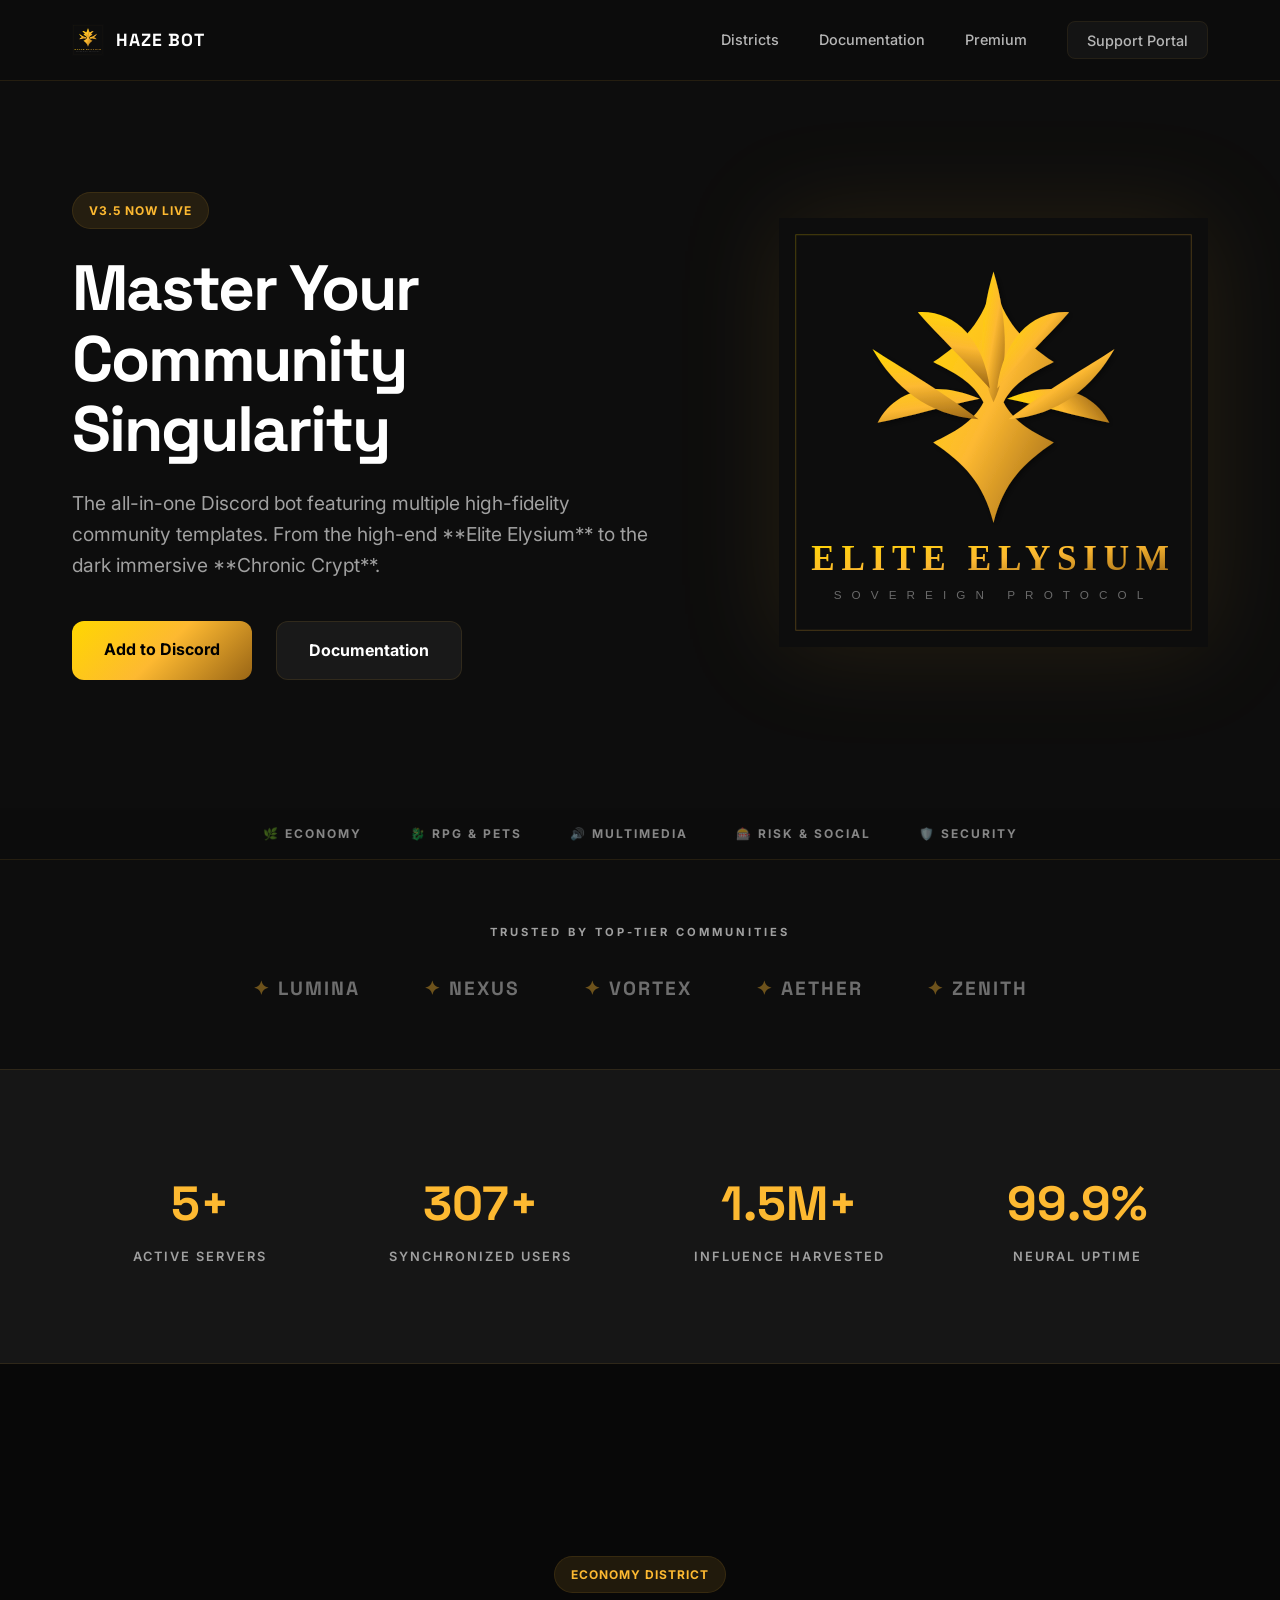
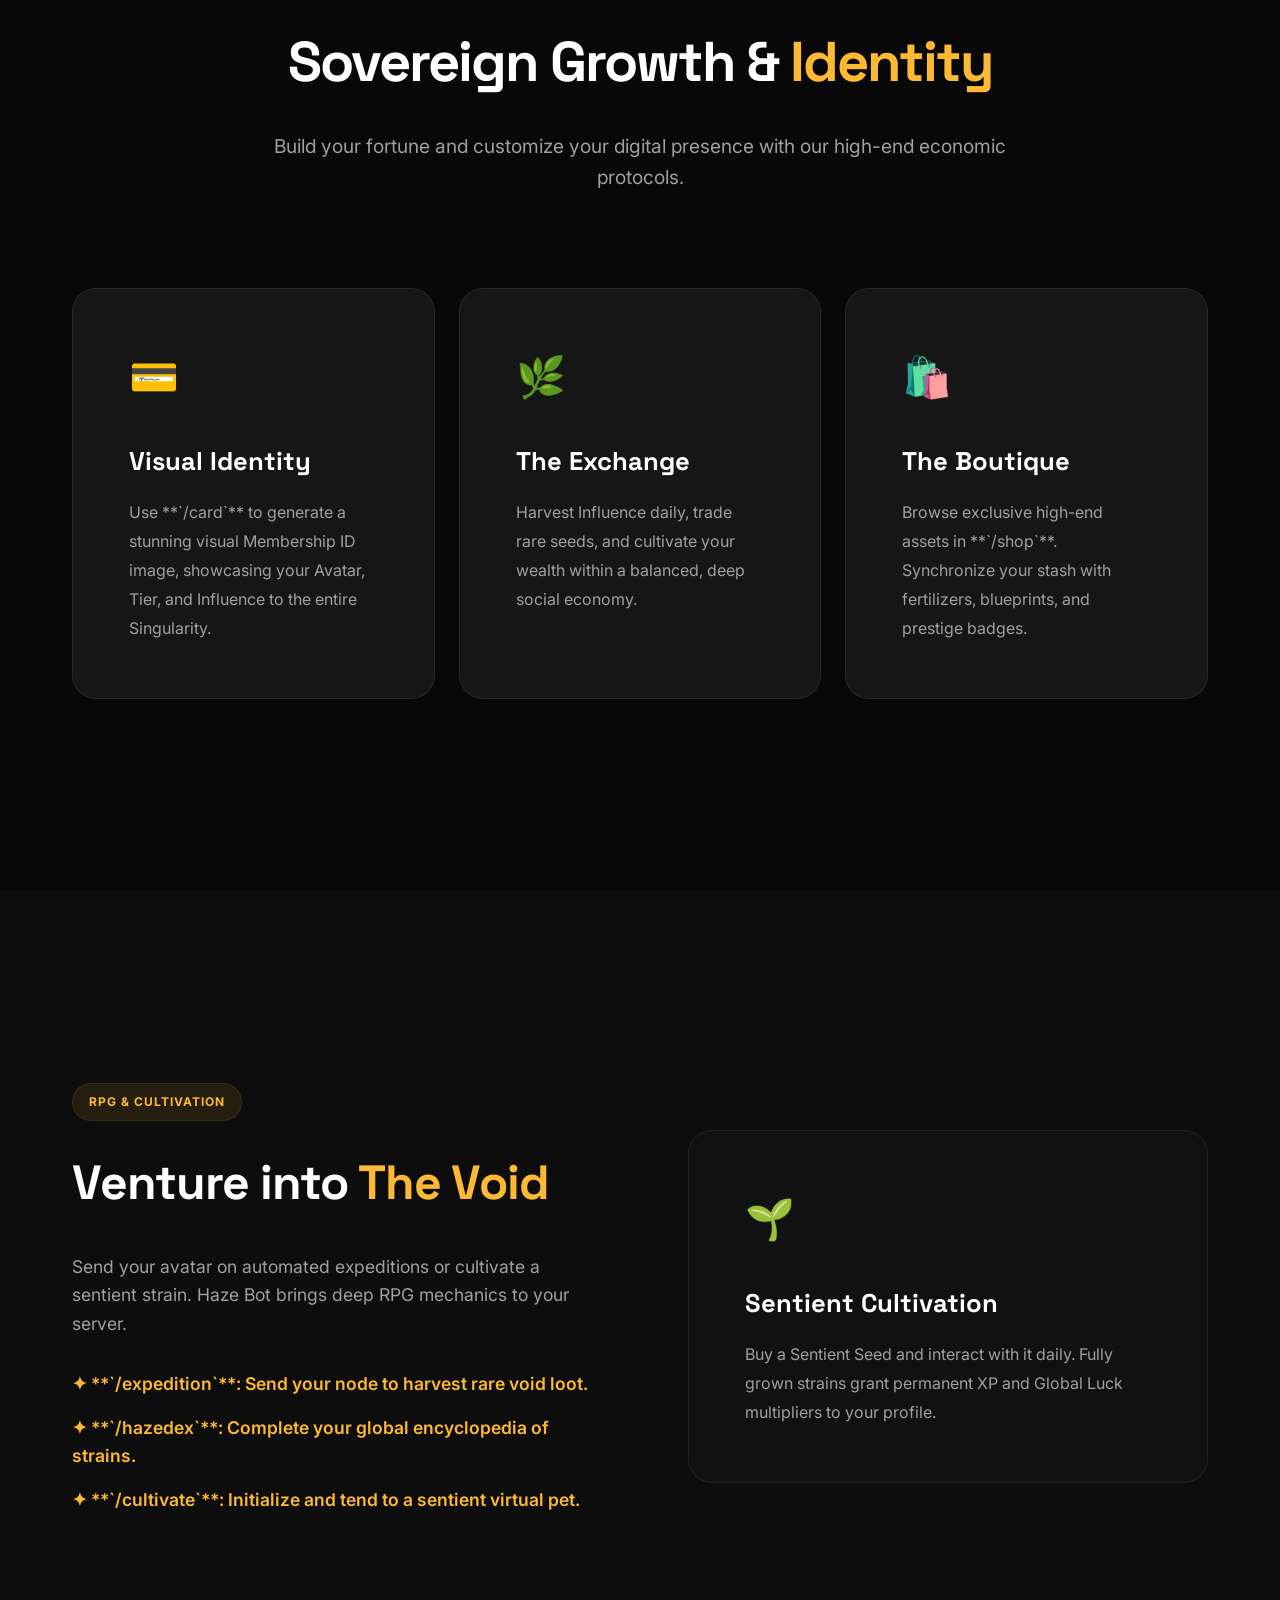
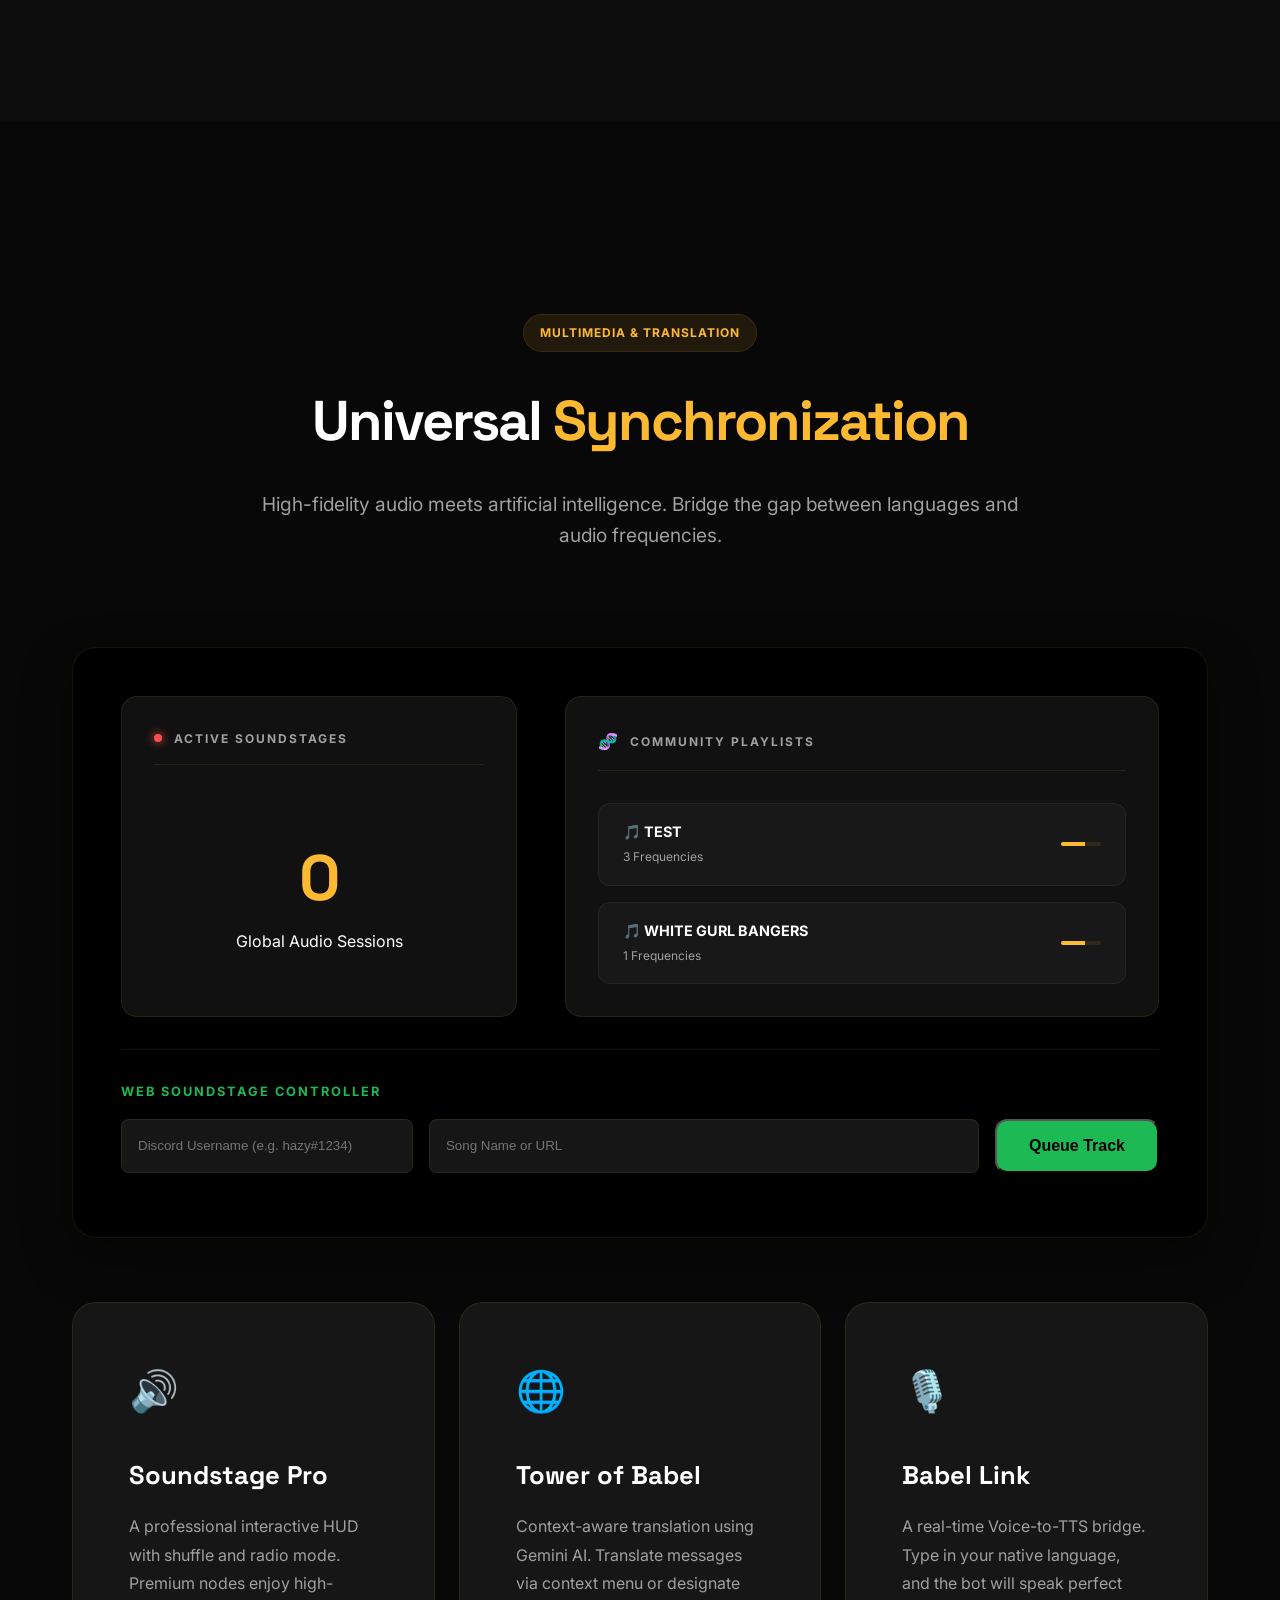
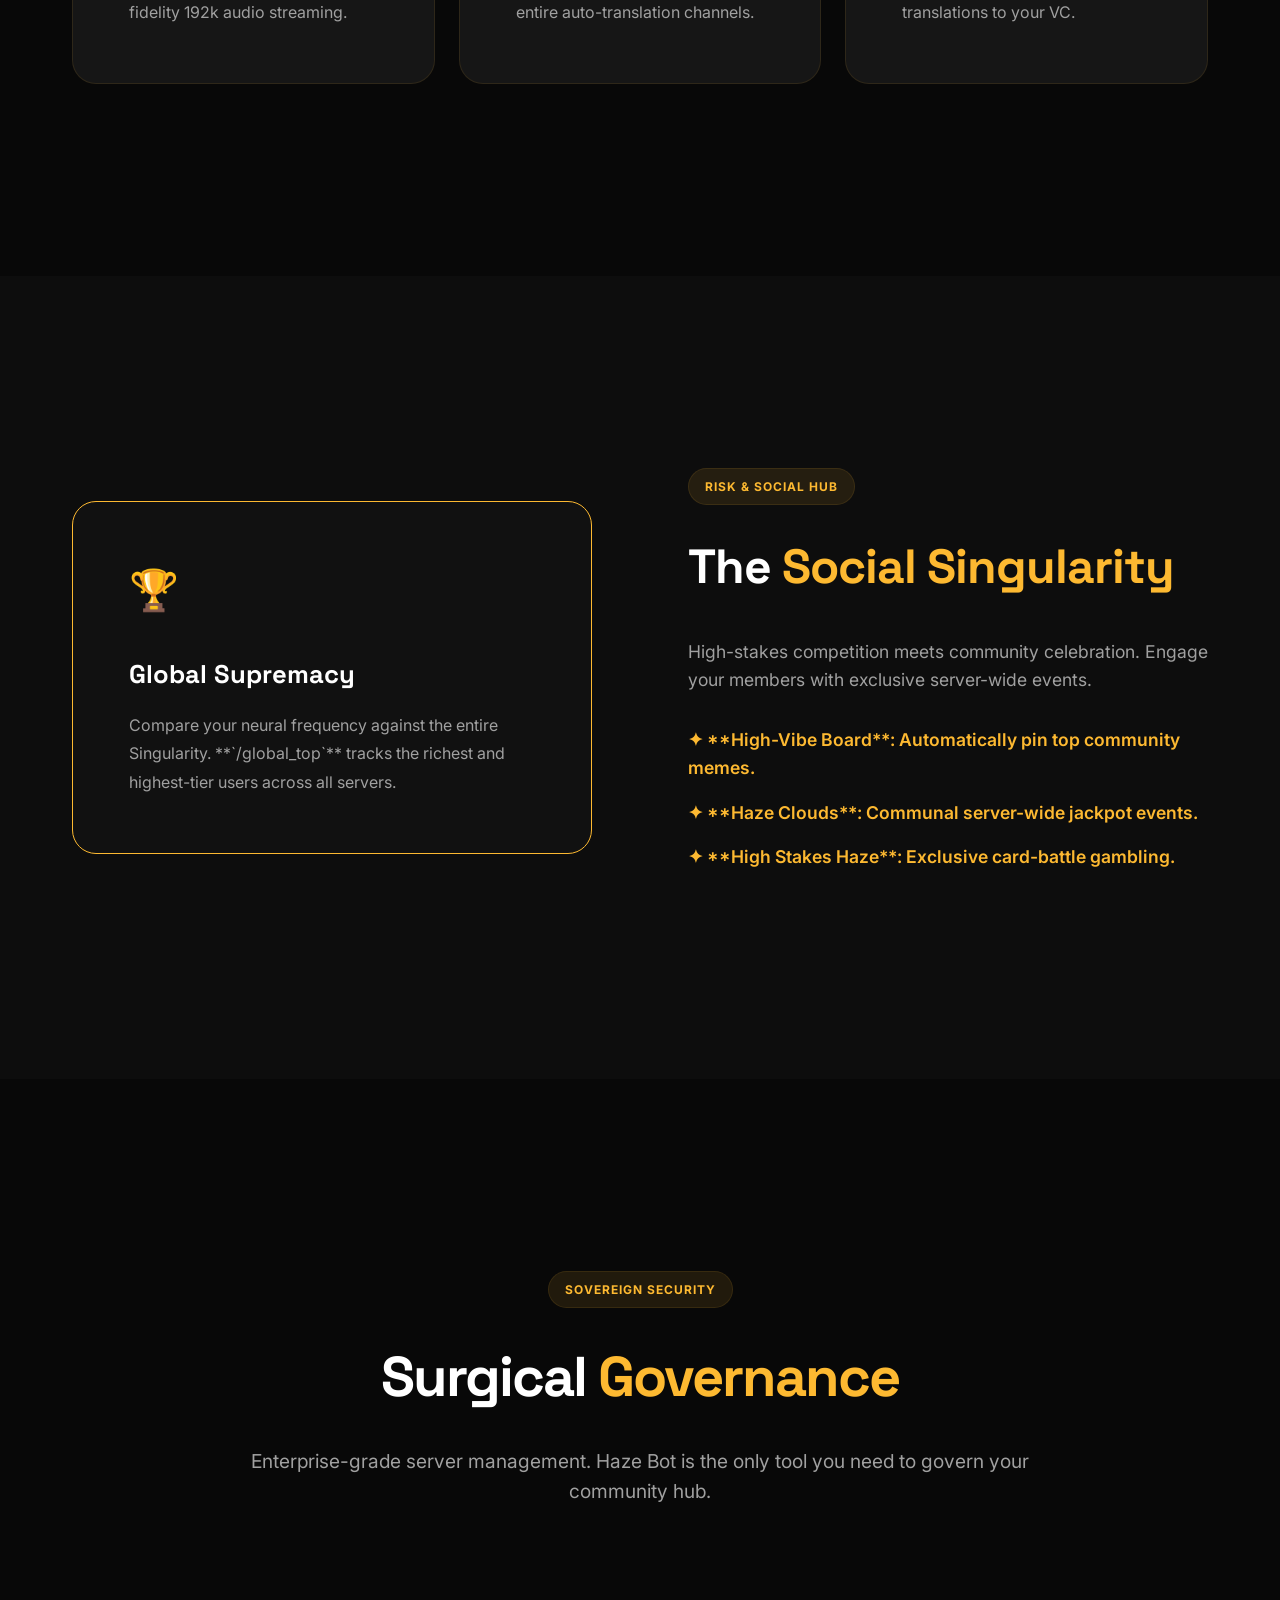
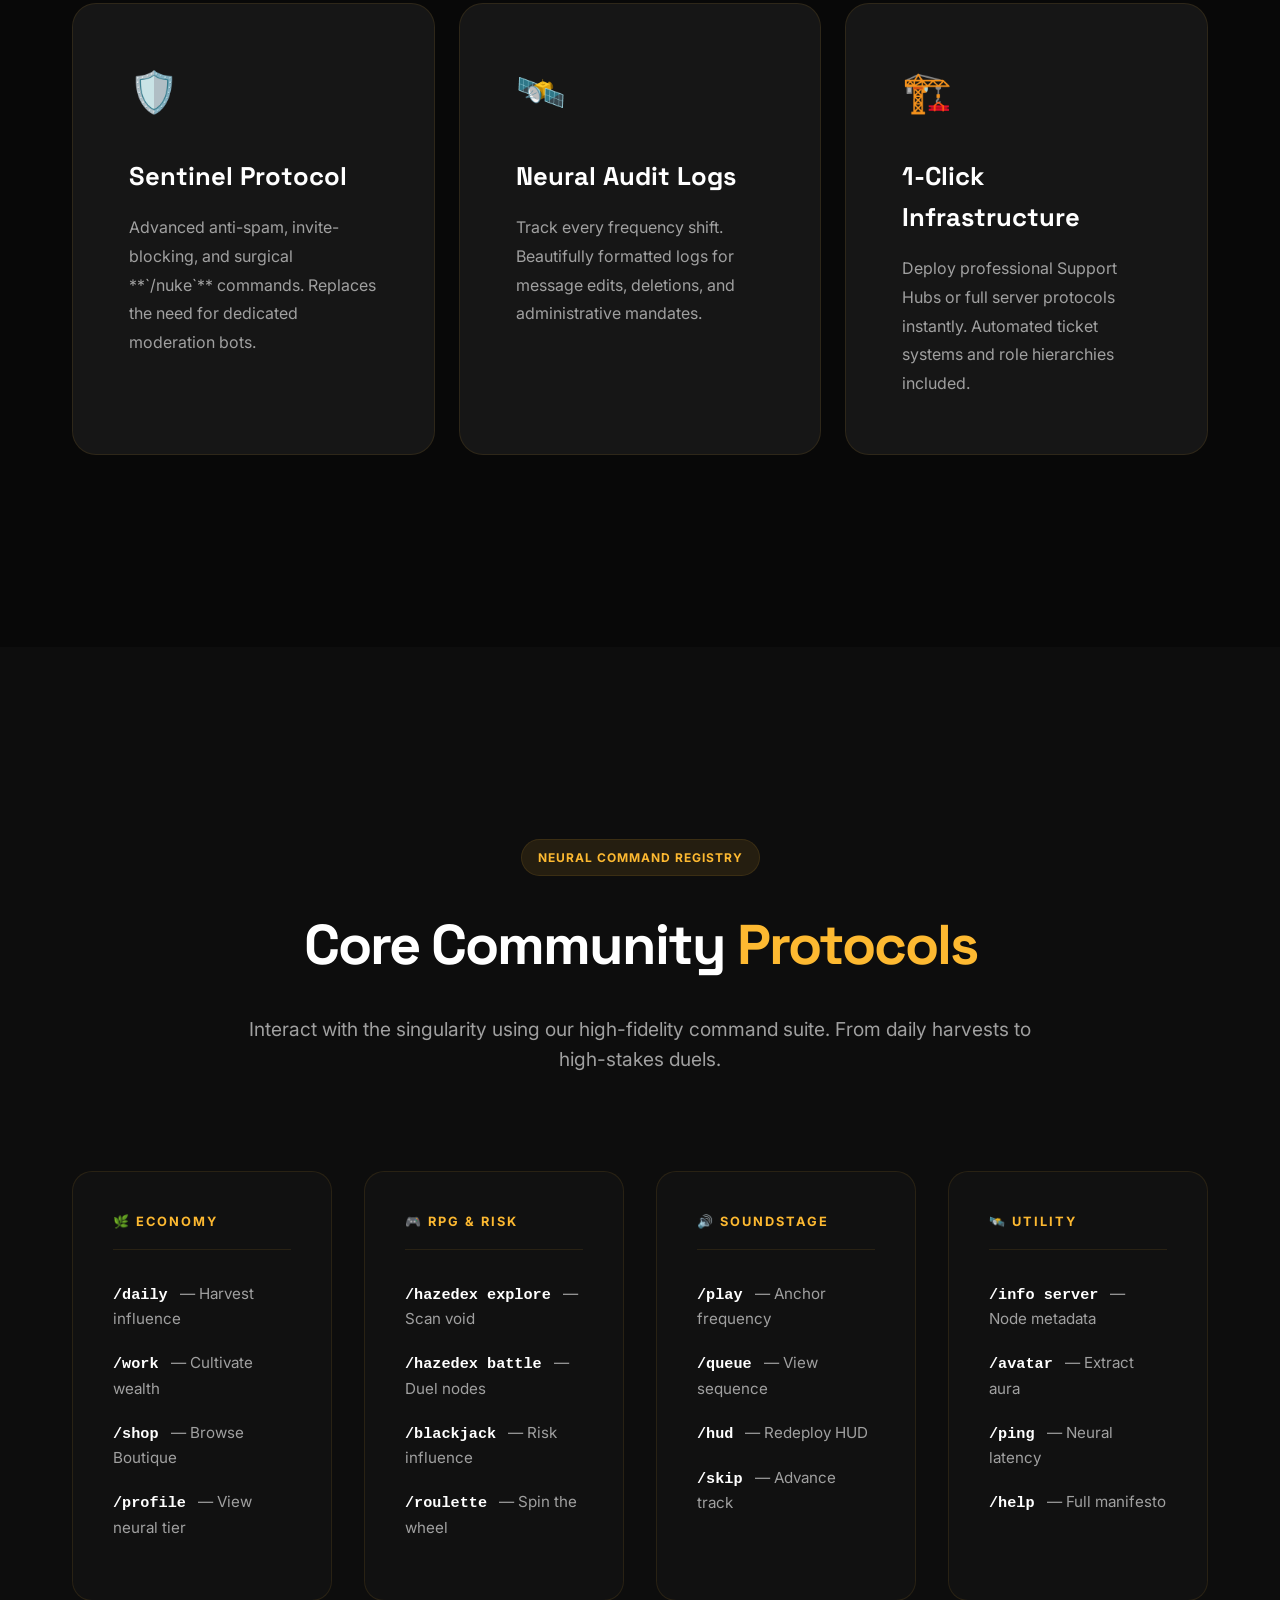
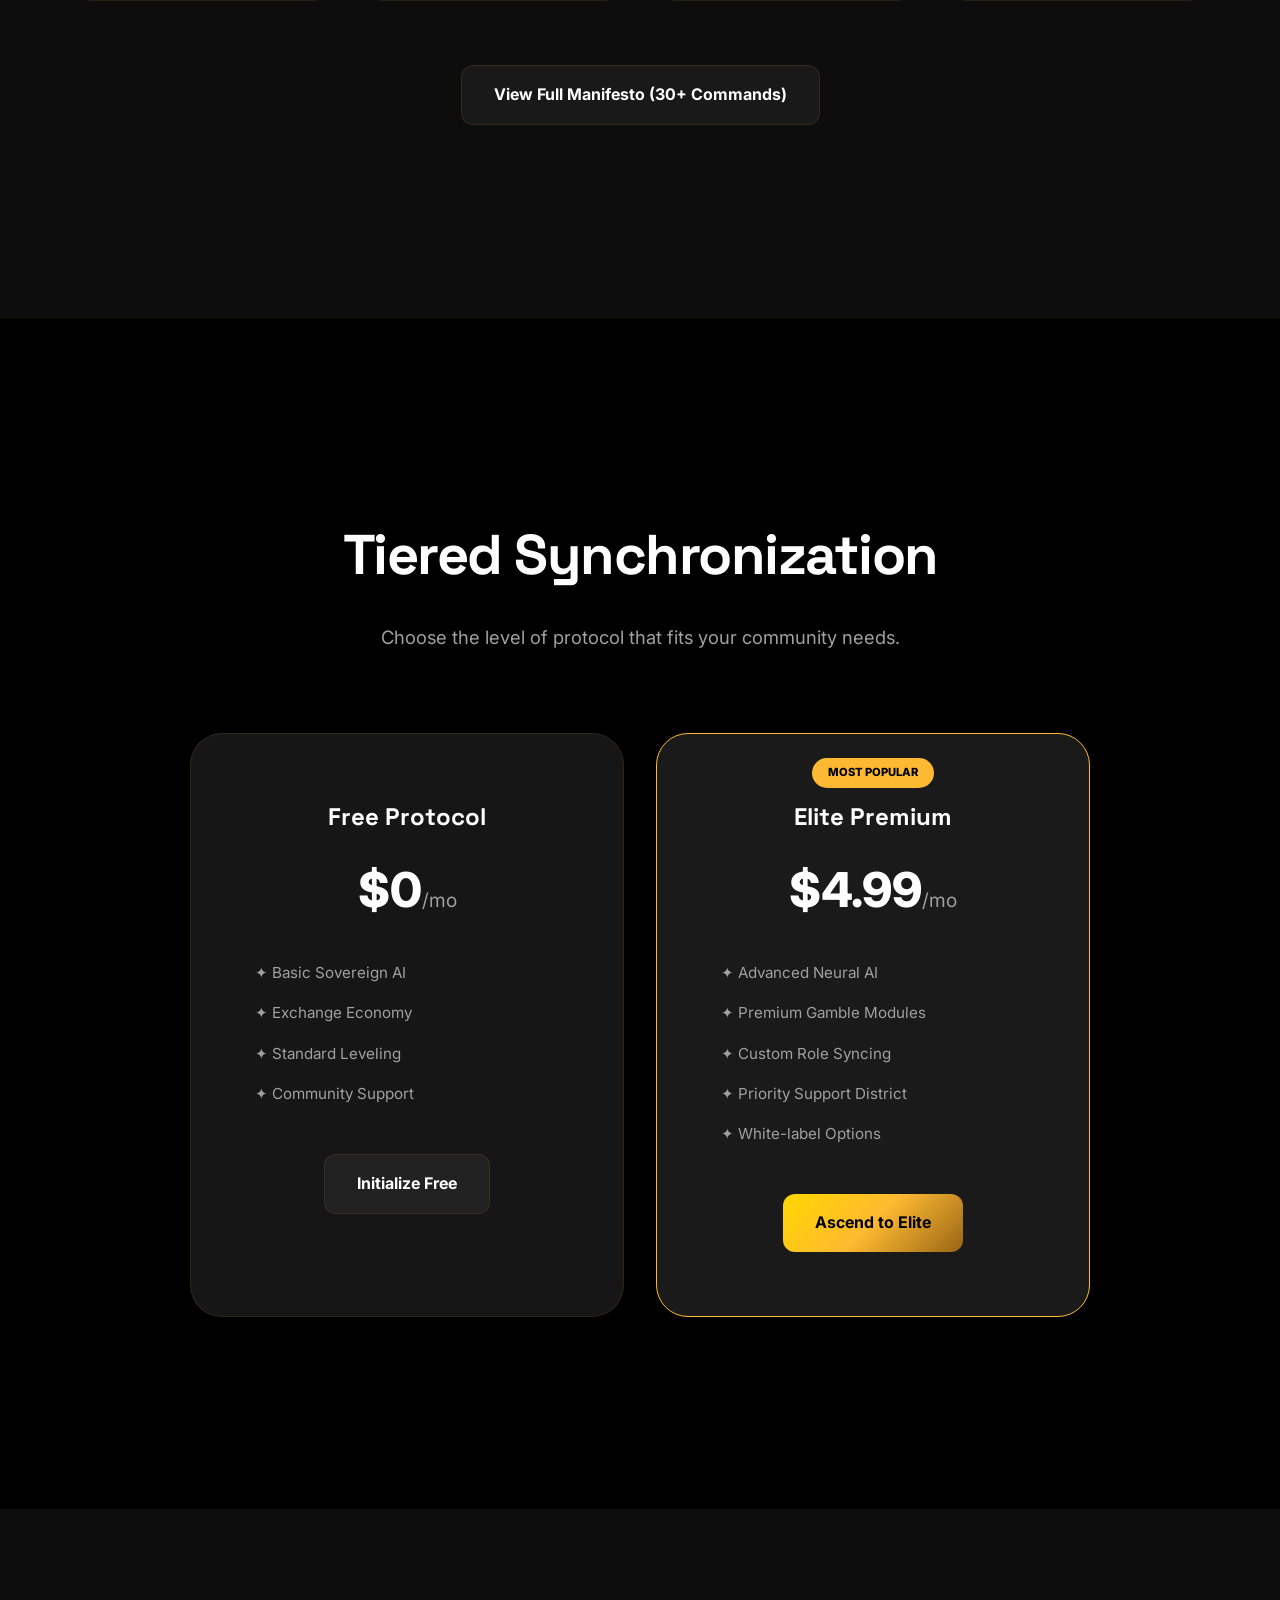
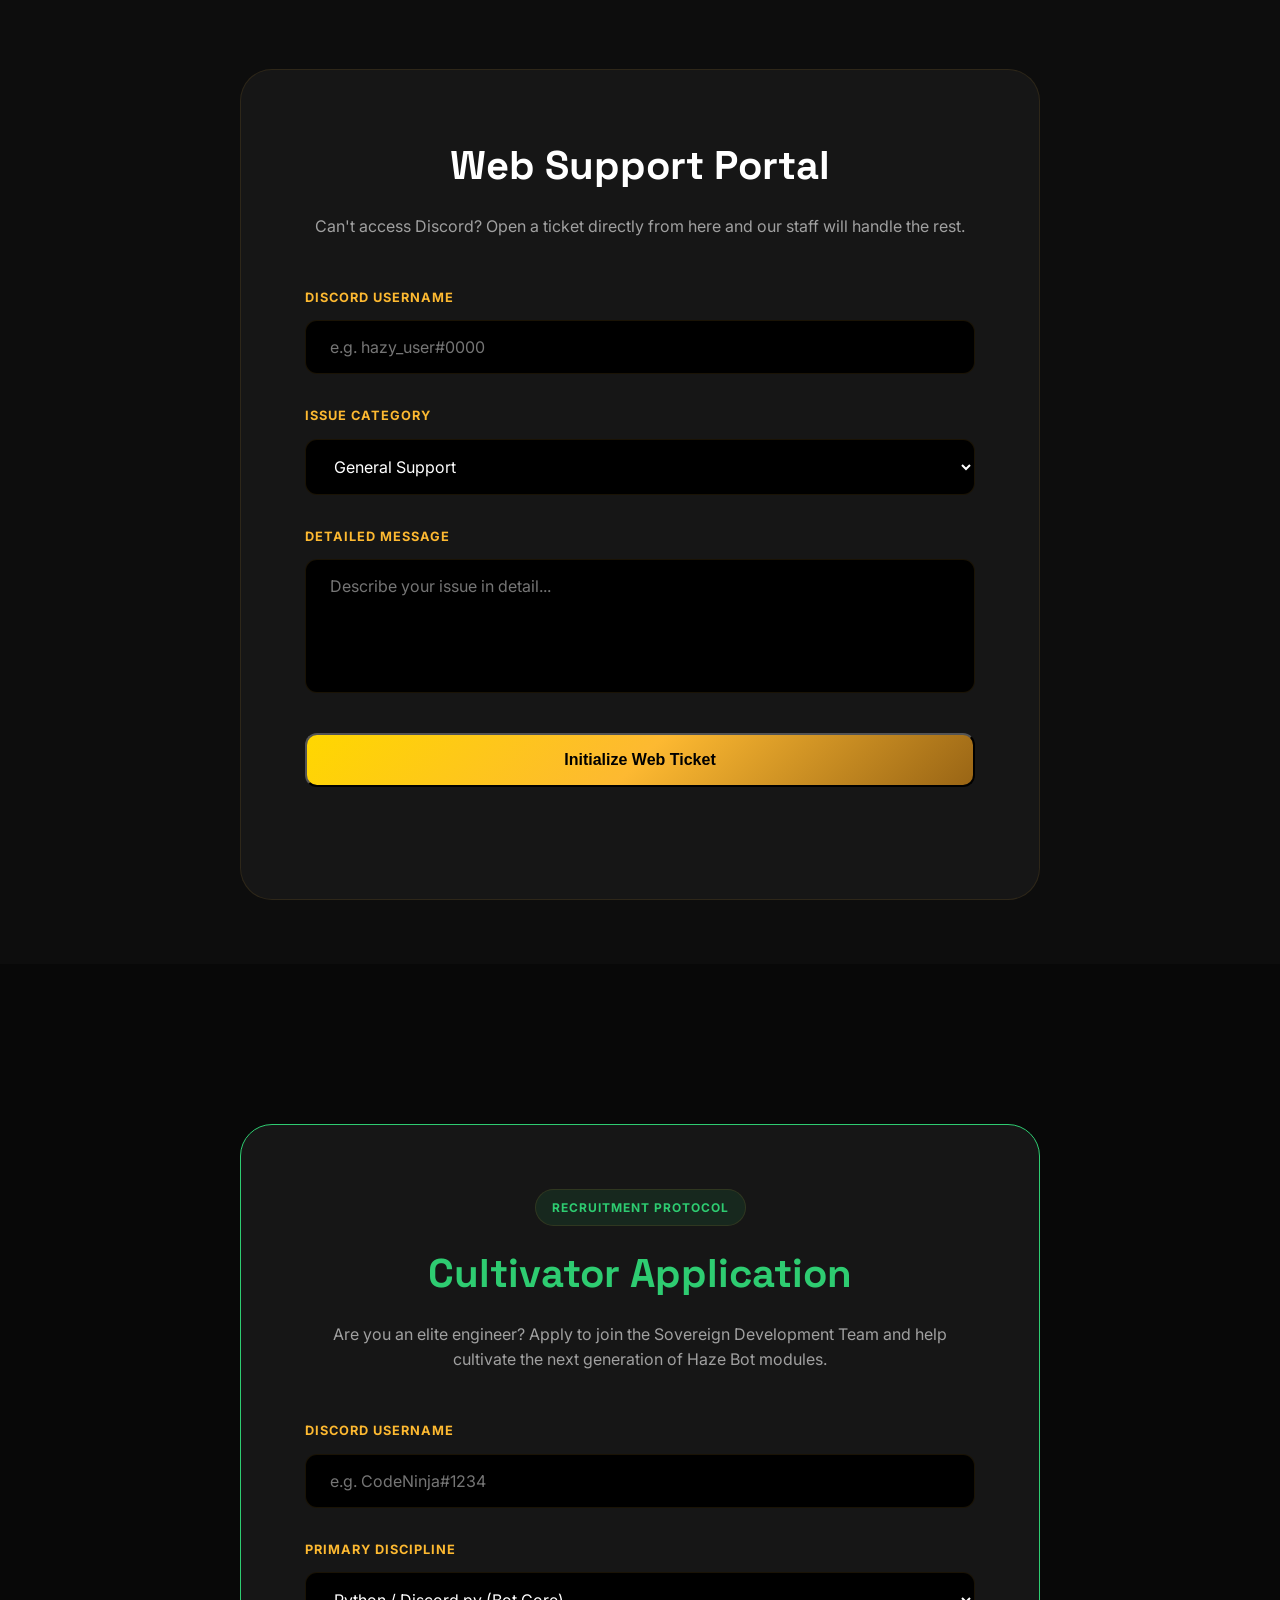
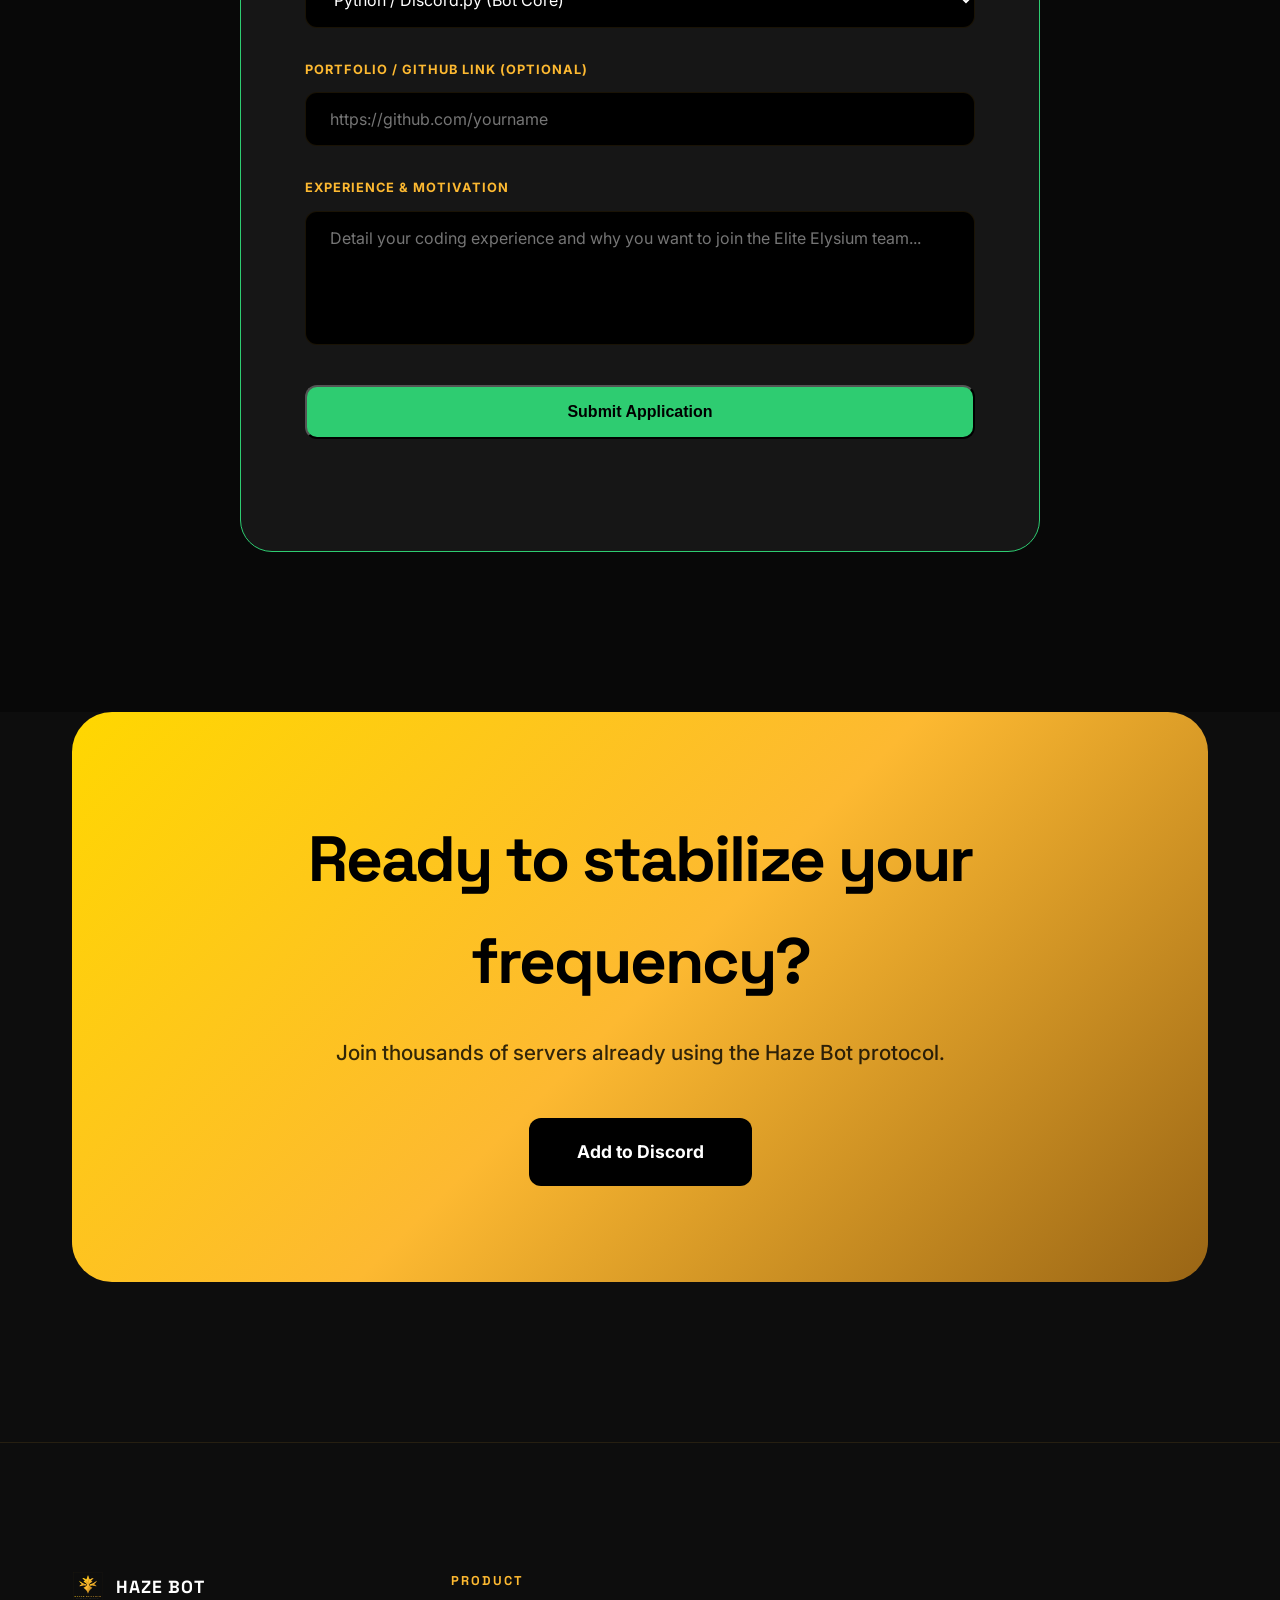
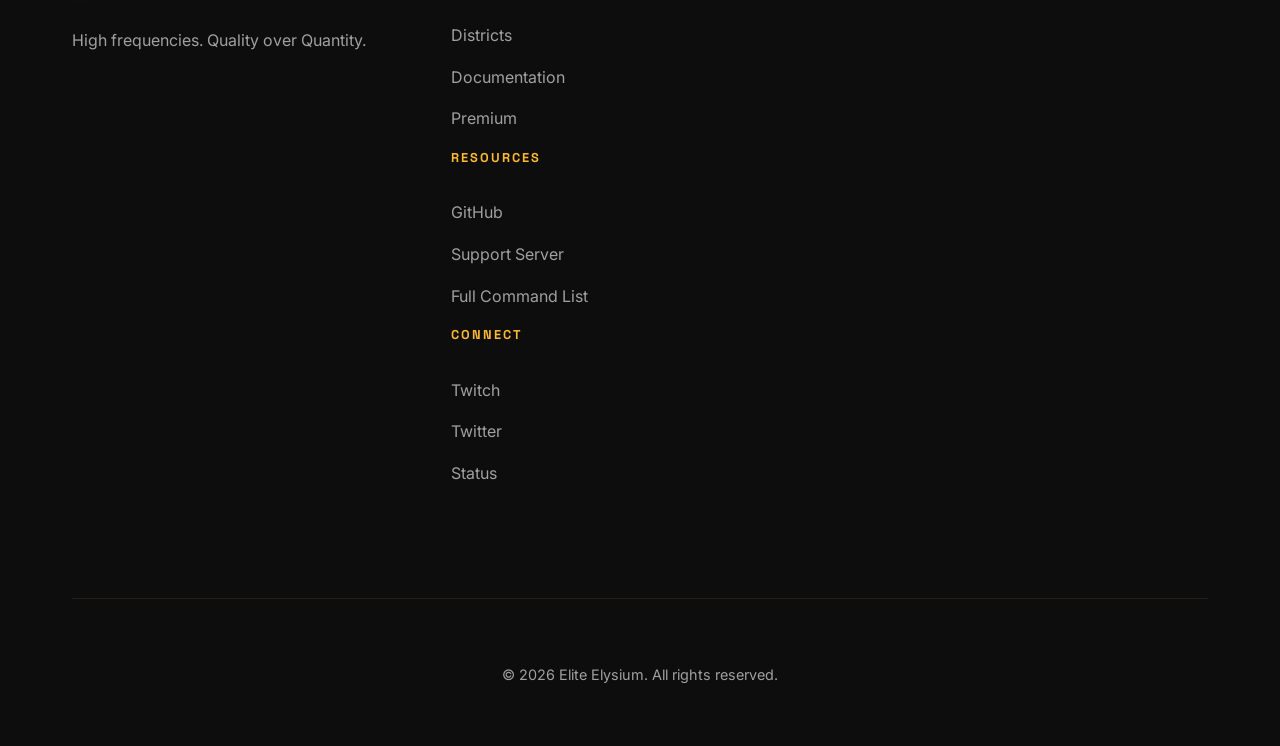
<file: index.html>
<!DOCTYPE html>
<html lang="en">
<head>
    <meta charset="UTF-8">
    <meta name="viewport" content="width=device-width, initial-scale=1.0">
    <title>Haze Bot | The Elite Discord Experience</title>
    <link rel="stylesheet" href="styles.css">
    <link rel="preconnect" href="https://fonts.googleapis.com">
    <link rel="preconnect" href="https://fonts.gstatic.com" crossorigin>
    <link href="https://fonts.googleapis.com/css2?family=Inter:wght@400;500;600;700&family=Space+Grotesk:wght@700&display=swap" rel="stylesheet">
</head>
<body>
    <nav>
        <div class="container">
            <div class="nav-content">
                <div class="logo">
                    <img src="elysium_logo.svg" alt="Haze Bot Logo">
                    <span>HAZE BOT</span>
                </div>
                <div class="nav-right">
                    <ul class="nav-links">
                        <li><a href="#economy">Districts</a></li>
                        <li><a href="help.html">Documentation</a></li>
                        <li><a href="#premium">Premium</a></li>
                        <li><a href="#support" class="nav-btn">Support Portal</a></li>
                    </ul>
                    <div class="hamburger" id="mobile-menu-btn">
                        <span></span><span></span><span></span>
                    </div>
                </div>
            </div>
        </div>
        <!-- Mobile Dropdown -->
        <div class="mobile-nav" id="mobile-nav">
            <a href="#economy">Districts</a>
            <a href="help.html">Documentation</a>
            <a href="#premium">Premium</a>
            <a href="#support">Support Portal</a>
            <a href="https://discord.com/oauth2/authorize?client_id=1511231330682409110&permissions=8&integration_type=0&scope=bot" class="btn btn-primary">Add to Discord</a>
        </div>
    </nav>

    <header class="hero">
        <div class="container hero-container">
            <div class="hero-text reveal">
                <span class="badge">V3.5 NOW LIVE</span>
                <h1>Master Your Community Singularity</h1>
                <p>The all-in-one Discord bot featuring multiple high-fidelity community templates. From the high-end **Elite Elysium** to the dark immersive **Chronic Crypt**.</p>
                <div class="hero-btns">
                    <a href="https://discord.com/oauth2/authorize?client_id=1511231330682409110&permissions=8&integration_type=0&scope=bot" class="btn btn-primary">Add to Discord</a>
                    <a href="help.html" class="btn btn-secondary">Documentation</a>
                </div>
            </div>
            <div class="hero-image reveal">
                <img src="elysium_logo.svg" alt="Haze Bot Logo" class="floating">
            </div>
        </div>
    </header>

    <div class="district-nav-wrapper">
        <div class="container">
            <div class="district-nav">
                <a href="#economy">🌿 ECONOMY</a>
                <a href="#rpg">🐉 RPG & PETS</a>
                <a href="#multimedia">🔊 MULTIMEDIA</a>
                <a href="#social">🎰 RISK & SOCIAL</a>
                <a href="#security">🛡️ SECURITY</a>
            </div>
        </div>
    </div>

    <section class="trust-banner">
        <div class="container">
            <p>TRUSTED BY TOP-TIER COMMUNITIES</p>
            <div class="logo-cloud">
                <div class="cloud-item"><span>✦</span> LUMINA</div>
                <div class="cloud-item"><span>✦</span> NEXUS</div>
                <div class="cloud-item"><span>✦</span> VORTEX</div>
                <div class="cloud-item"><span>✦</span> AETHER</div>
                <div class="cloud-item"><span>✦</span> ZENITH</div>
            </div>
        </div>
    </section>

    <section class="stats">
        <div class="container stats-container">
            <div class="stat-item reveal">
                <h3 id="live-server-count">1,200+</h3>
                <p>Active Servers</p>
            </div>
            <div class="stat-item reveal">
                <h3 id="live-user-count">45,000+</h3>
                <p>Synchronized Users</p>
            </div>
            <div class="stat-item reveal">
                <h3 id="live-influence-harvested">1.2M</h3>
                <p>Influence Harvested</p>
            </div>
            <div class="stat-item reveal">
                <h3 id="live-uptime">99.9%</h3>
                <p>Neural Uptime</p>
            </div>
        </div>
    </section>

    <!-- DISTRICT: ECONOMY -->
    <section id="economy" class="district section-alt">
        <div class="container">
            <div class="district-header reveal">
                <span class="badge">ECONOMY DISTRICT</span>
                <h2>Sovereign Growth & <span>Identity</span></h2>
                <p>Build your fortune and customize your digital presence with our high-end economic protocols.</p>
            </div>
            <div class="feature-grid">
                <div class="feature-card reveal">
                    <div class="feature-icon">💳</div>
                    <h3>Visual Identity</h3>
                    <p>Use **`/card`** to generate a stunning visual Membership ID image, showcasing your Avatar, Tier, and Influence to the entire Singularity.</p>
                </div>
                <div class="feature-card reveal">
                    <div class="feature-icon">🌿</div>
                    <h3>The Exchange</h3>
                    <p>Harvest Influence daily, trade rare seeds, and cultivate your wealth within a balanced, deep social economy.</p>
                </div>
                <div class="feature-card reveal">
                    <div class="feature-icon">🛍️</div>
                    <h3>The Boutique</h3>
                    <p>Browse exclusive high-end assets in **`/shop`**. Synchronize your stash with fertilizers, blueprints, and prestige badges.</p>
                </div>
            </div>
        </div>
    </section>

    <!-- DISTRICT: RPG -->
    <section id="rpg" class="district">
        <div class="container">
            <div class="split-row reveal">
                <div class="split-text">
                    <span class="badge">RPG & CULTIVATION</span>
                    <h2>Venture into <span>The Void</span></h2>
                    <p>Send your avatar on automated expeditions or cultivate a sentient strain. Haze Bot brings deep RPG mechanics to your server.</p>
                    <ul class="check-list">
                        <li>✦ **`/expedition`**: Send your node to harvest rare void loot.</li>
                        <li>✦ **`/hazedex`**: Complete your global encyclopedia of strains.</li>
                        <li>✦ **`/cultivate`**: Initialize and tend to a sentient virtual pet.</li>
                    </ul>
                </div>
                <div class="split-visual">
                    <div class="feature-card" style="margin: 0; background: #111;">
                        <div class="feature-icon">🌱</div>
                        <h3>Sentient Cultivation</h3>
                        <p>Buy a Sentient Seed and interact with it daily. Fully grown strains grant permanent XP and Global Luck multipliers to your profile.</p>
                    </div>
                </div>
            </div>
        </div>
    </section>

    <!-- DISTRICT: MULTIMEDIA -->
    <section id="multimedia" class="district section-alt">
        <div class="container">
            <div class="district-header reveal">
                <span class="badge">MULTIMEDIA & TRANSLATION</span>
                <h2>Universal <span>Synchronization</span></h2>
                <p>High-fidelity audio meets artificial intelligence. Bridge the gap between languages and audio frequencies.</p>
            </div>
            
            <!-- NEW: Live Soundstage Feed -->
            <div class="soundstage-dashboard reveal">
                <div class="dashboard-grid">
                    <div class="music-card">
                        <div class="card-header">
                            <span class="live-pulse"></span>
                            <h4>ACTIVE SOUNDSTAGES</h4>
                        </div>
                        <div class="active-count">
                            <h2 id="live-music-sessions">0</h2>
                            <p>Global Audio Sessions</p>
                        </div>
                    </div>
                    <div class="music-card">
                        <div class="card-header">
                            <span class="neural-icon">🧬</span>
                            <h4>COMMUNITY PLAYLISTS</h4>
                        </div>
                        <ul id="global-playlist-list" class="playlist-list">
                            <li class="loading-shimmer">Synchronizing frequencies...</li>
                        </ul>
                    </div>
                </div>

                <!-- NEW: Web-to-Voice Controller -->
                <div class="web-controller" style="margin-top: 2rem; border-top: 1px solid var(--border); padding-top: 2rem;">
                    <h4 style="color: #1db954; margin-bottom: 1rem; font-size: 0.8rem; letter-spacing: 2px;">WEB SOUNDSTAGE CONTROLLER</h4>
                    <form id="music-form" style="display: flex; gap: 1rem; flex-wrap: wrap;">
                        <input type="text" id="music-username" placeholder="Discord Username (e.g. hazy#1234)" required style="flex: 1; padding: 1rem; border-radius: 8px; background: #161616; border: 1px solid var(--border); color: white;">
                        <input type="text" id="music-query" placeholder="Song Name or URL" required style="flex: 2; padding: 1rem; border-radius: 8px; background: #161616; border: 1px solid var(--border); color: white;">
                        <button type="submit" class="btn btn-primary" style="background: #1db954; color: black; font-weight: 800;">Queue Track</button>
                    </form>
                    <p id="music-form-status" style="margin-top: 1rem; font-size: 0.9rem;"></p>
                </div>
            </div>

            <div class="feature-grid">
                <div class="feature-card reveal">
                    <div class="feature-icon">🔊</div>
                    <h3>Soundstage Pro</h3>
                    <p>A professional interactive HUD with shuffle and radio mode. Premium nodes enjoy high-fidelity 192k audio streaming.</p>
                </div>
                <div class="feature-card reveal">
                    <div class="feature-icon">🌐</div>
                    <h3>Tower of Babel</h3>
                    <p>Context-aware translation using Gemini AI. Translate messages via context menu or designate entire auto-translation channels.</p>
                </div>
                <div class="feature-card reveal">
                    <div class="feature-icon">🎙️</div>
                    <h3>Babel Link</h3>
                    <p>A real-time Voice-to-TTS bridge. Type in your native language, and the bot will speak perfect translations to your VC.</p>
                </div>
            </div>
        </div>
    </section>

    <!-- DISTRICT: RISK & SOCIAL -->
    <section id="social" class="district">
        <div class="container">
            <div class="split-row reveal">
                <div class="split-visual">
                    <div class="feature-card" style="margin: 0; background: #111; border-color: var(--primary-gold);">
                        <div class="feature-icon">🏆</div>
                        <h3>Global Supremacy</h3>
                        <p>Compare your neural frequency against the entire Singularity. **`/global_top`** tracks the richest and highest-tier users across all servers.</p>
                    </div>
                </div>
                <div class="split-text">
                    <span class="badge">RISK & SOCIAL HUB</span>
                    <h2>The <span>Social Singularity</span></h2>
                    <p>High-stakes competition meets community celebration. Engage your members with exclusive server-wide events.</p>
                    <ul class="check-list">
                        <li>✦ **High-Vibe Board**: Automatically pin top community memes.</li>
                        <li>✦ **Haze Clouds**: Communal server-wide jackpot events.</li>
                        <li>✦ **High Stakes Haze**: Exclusive card-battle gambling.</li>
                    </ul>
                </div>
            </div>
        </div>
    </section>

    <!-- DISTRICT: SECURITY -->
    <section id="security" class="district section-alt">
        <div class="container">
            <div class="district-header reveal">
                <span class="badge">SOVEREIGN SECURITY</span>
                <h2>Surgical <span>Governance</span></h2>
                <p>Enterprise-grade server management. Haze Bot is the only tool you need to govern your community hub.</p>
            </div>
            <div class="feature-grid">
                <div class="feature-card reveal">
                    <div class="feature-icon">🛡️</div>
                    <h3>Sentinel Protocol</h3>
                    <p>Advanced anti-spam, invite-blocking, and surgical **`/nuke`** commands. Replaces the need for dedicated moderation bots.</p>
                </div>
                <div class="feature-card reveal">
                    <div class="feature-icon">🛰️</div>
                    <h3>Neural Audit Logs</h3>
                    <p>Track every frequency shift. Beautifully formatted logs for message edits, deletions, and administrative mandates.</p>
                </div>
                <div class="feature-card reveal">
                    <div class="feature-icon">🏗️</div>
                    <h3>1-Click Infrastructure</h3>
                    <p>Deploy professional Support Hubs or full server protocols instantly. Automated ticket systems and role hierarchies included.</p>
                </div>
            </div>
        </div>
    </section>

    <!-- SECTION: COMMAND REGISTRY -->
    <section id="commands-lite" class="district">
        <div class="container">
            <div class="district-header reveal">
                <span class="badge">NEURAL COMMAND REGISTRY</span>
                <h2>Core Community <span>Protocols</span></h2>
                <p>Interact with the singularity using our high-fidelity command suite. From daily harvests to high-stakes duels.</p>
            </div>
            
            <div class="command-grid-home reveal">
                <div class="cmd-category">
                    <h4>🌿 ECONOMY</h4>
                    <ul>
                        <li><code>/daily</code> — Harvest influence</li>
                        <li><code>/work</code> — Cultivate wealth</li>
                        <li><code>/shop</code> — Browse Boutique</li>
                        <li><code>/profile</code> — View neural tier</li>
                    </ul>
                </div>
                <div class="cmd-category">
                    <h4>🎮 RPG & RISK</h4>
                    <ul>
                        <li><code>/hazedex explore</code> — Scan void</li>
                        <li><code>/hazedex battle</code> — Duel nodes</li>
                        <li><code>/blackjack</code> — Risk influence</li>
                        <li><code>/roulette</code> — Spin the wheel</li>
                    </ul>
                </div>
                <div class="cmd-category">
                    <h4>🔊 SOUNDSTAGE</h4>
                    <ul>
                        <li><code>/play</code> — Anchor frequency</li>
                        <li><code>/queue</code> — View sequence</li>
                        <li><code>/hud</code> — Redeploy HUD</li>
                        <li><code>/skip</code> — Advance track</li>
                    </ul>
                </div>
                <div class="cmd-category">
                    <h4>🛰️ UTILITY</h4>
                    <ul>
                        <li><code>/info server</code> — Node metadata</li>
                        <li><code>/avatar</code> — Extract aura</li>
                        <li><code>/ping</code> — Neural latency</li>
                        <li><code>/help</code> — Full manifesto</li>
                    </ul>
                </div>
            </div>
            <div class="registry-cta reveal">
                <a href="help.html" class="btn btn-secondary">View Full Manifesto (30+ Commands)</a>
            </div>
        </div>
    </section>

    <section id="premium" class="pricing">
        <div class="container">
            <div class="section-header reveal">
                <h2>Tiered Synchronization</h2>
                <p>Choose the level of protocol that fits your community needs.</p>
            </div>
            <div class="pricing-grid">
                <div class="pricing-card reveal">
                    <h3>Free Protocol</h3>
                    <div class="price">$0<span>/mo</span></div>
                    <ul class="plan-features">
                        <li>✦ Basic Sovereign AI</li>
                        <li>✦ Exchange Economy</li>
                        <li>✦ Standard Leveling</li>
                        <li>✦ Community Support</li>
                    </ul>
                    <a href="https://discord.com/oauth2/authorize?client_id=1511231330682409110&permissions=8&integration_type=0&scope=bot" class="btn btn-secondary">Initialize Free</a>
                </div>
                <div class="pricing-card featured reveal">
                    <div class="featured-badge">MOST POPULAR</div>
                    <h3>Elite Premium</h3>
                    <div class="price">$4.99<span>/mo</span></div>
                    <ul class="plan-features">
                        <li>✦ Advanced Neural AI</li>
                        <li>✦ Premium Gamble Modules</li>
                        <li>✦ Custom Role Syncing</li>
                        <li>✦ Priority Support District</li>
                        <li>✦ White-label Options</li>
                    </ul>
                    <a href="#" class="btn btn-primary">Ascend to Elite</a>
                </div>
            </div>
        </div>
    </section>

    <section id="support" class="support-portal">
        <div class="container">
            <div class="support-card reveal">
                <div class="support-header">
                    <h2>Web Support Portal</h2>
                    <p>Can't access Discord? Open a ticket directly from here and our staff will handle the rest.</p>
                </div>
                <form id="ticket-form" class="support-form">
                    <div class="form-group">
                        <label>Discord Username</label>
                        <input type="text" id="username" placeholder="e.g. hazy_user#0000" required>
                    </div>
                    <div class="form-group">
                        <label>Issue Category</label>
                        <select id="category">
                            <option value="General Support">General Support</option>
                            <option value="Bug Report">Bug Report</option>
                            <option value="Economy Issue">Economy Issue</option>
                            <option value="Premium Inquiry">Premium Inquiry</option>
                        </select>
                    </div>
                    <div class="form-group">
                        <label>Detailed Message</label>
                        <textarea id="message" rows="5" placeholder="Describe your issue in detail..." required></textarea>
                    </div>
                    <button type="submit" class="btn btn-primary w-100">Initialize Web Ticket</button>
                    <div id="form-status" class="form-status"></div>
                </form>
            </div>
        </div>
    </section>

    <!-- DISTRICT: DEVELOPER APPLICATION -->
    <section id="developer-app" class="support-portal section-alt" style="margin-top: -6rem;">
        <div class="container">
            <div class="support-card reveal" style="border-color: #2ecc71;">
                <div class="support-header">
                    <span class="badge" style="background: rgba(46, 204, 113, 0.1); color: #2ecc71; margin-bottom: 1rem; display: inline-block;">RECRUITMENT PROTOCOL</span>
                    <h2 style="color: #2ecc71;">Cultivator Application</h2>
                    <p>Are you an elite engineer? Apply to join the Sovereign Development Team and help cultivate the next generation of Haze Bot modules.</p>
                </div>
                <form id="dev-form" class="support-form">
                    <div class="form-group">
                        <label>Discord Username</label>
                        <input type="text" id="dev-username" placeholder="e.g. CodeNinja#1234" required>
                    </div>
                    <div class="form-group">
                        <label>Primary Discipline</label>
                        <select id="dev-role">
                            <option value="Python / Discord.py">Python / Discord.py (Bot Core)</option>
                            <option value="Frontend Web (HTML/JS)">Frontend Web (HTML/CSS/JS)</option>
                            <option value="Backend API (MongoDB)">Backend API / Database (MongoDB)</option>
                            <option value="UI/UX & Graphic Design">UI/UX & Graphic Design</option>
                        </select>
                    </div>
                    <div class="form-group">
                        <label>Portfolio / GitHub Link (Optional)</label>
                        <input type="url" id="dev-portfolio" placeholder="https://github.com/yourname">
                    </div>
                    <div class="form-group">
                        <label>Experience & Motivation</label>
                        <textarea id="dev-experience" rows="5" placeholder="Detail your coding experience and why you want to join the Elite Elysium team..." required></textarea>
                    </div>
                    <button type="submit" class="btn btn-primary w-100" style="background: #2ecc71; color: #000;">Submit Application</button>
                    <div id="dev-form-status" class="form-status"></div>
                </form>
            </div>
        </div>
    </section>

    <section class="cta">
        <div class="container">
            <div class="cta-card reveal">
                <h2>Ready to stabilize your frequency?</h2>
                <p>Join thousands of servers already using the Haze Bot protocol.</p>
                <a href="https://discord.com/oauth2/authorize?client_id=1511231330682409110&permissions=8&integration_type=0&scope=bot" class="btn btn-primary">Add to Discord</a>
            </div>
        </div>
    </section>

    <footer>
        <div class="container">
            <div class="footer-grid">
                <div class="footer-brand">
                    <div class="logo">
                        <img src="elysium_logo.svg" alt="Haze Bot Logo">
                        <span>HAZE BOT</span>
                    </div>
                    <p>High frequencies. Quality over Quantity.</p>
                </div>
                <div class="footer-links">
                    <div class="link-group">
                        <h4>Product</h4>
                        <a href="#economy">Districts</a>
                        <a href="help.html">Documentation</a>
                        <a href="#premium">Premium</a>
                    </div>
                    <div class="link-group">
                        <h4>Resources</h4>
                        <a href="https://github.com">GitHub</a>
                        <a href="https://discord.gg/CSwYkE57DE">Support Server</a>
                        <a href="help.html">Full Command List</a>
                    </div>
                    <div class="link-group">
                        <h4>Connect</h4>
                        <a href="https://www.twitch.tv/iitzlunartv">Twitch</a>
                        <a href="#">Twitter</a>
                        <a href="#">Status</a>
                    </div>
                </div>
            </div>
            <div class="footer-bottom">
                <p>&copy; 2026 Elite Elysium. All rights reserved.</p>
            </div>
        </div>
    </footer>

    <script src="script.js"></script>
</body>
</html>
</file>
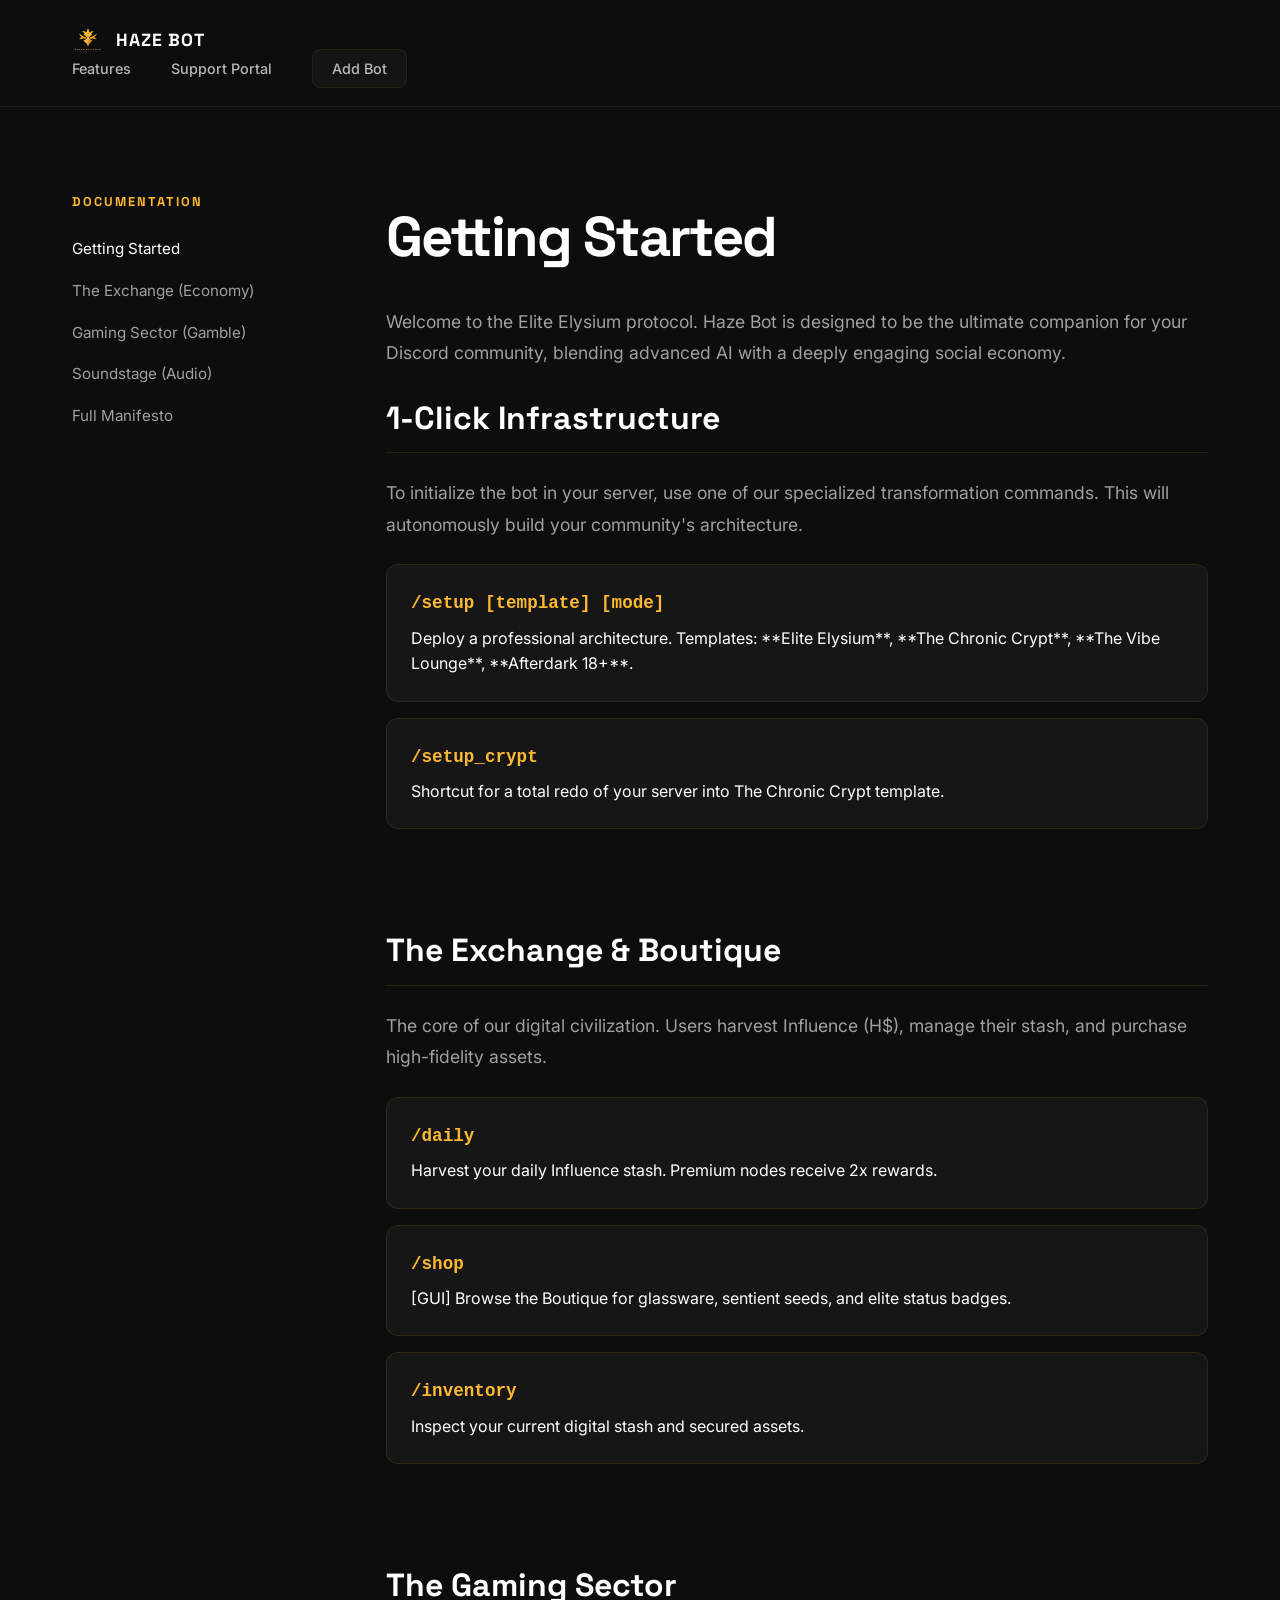
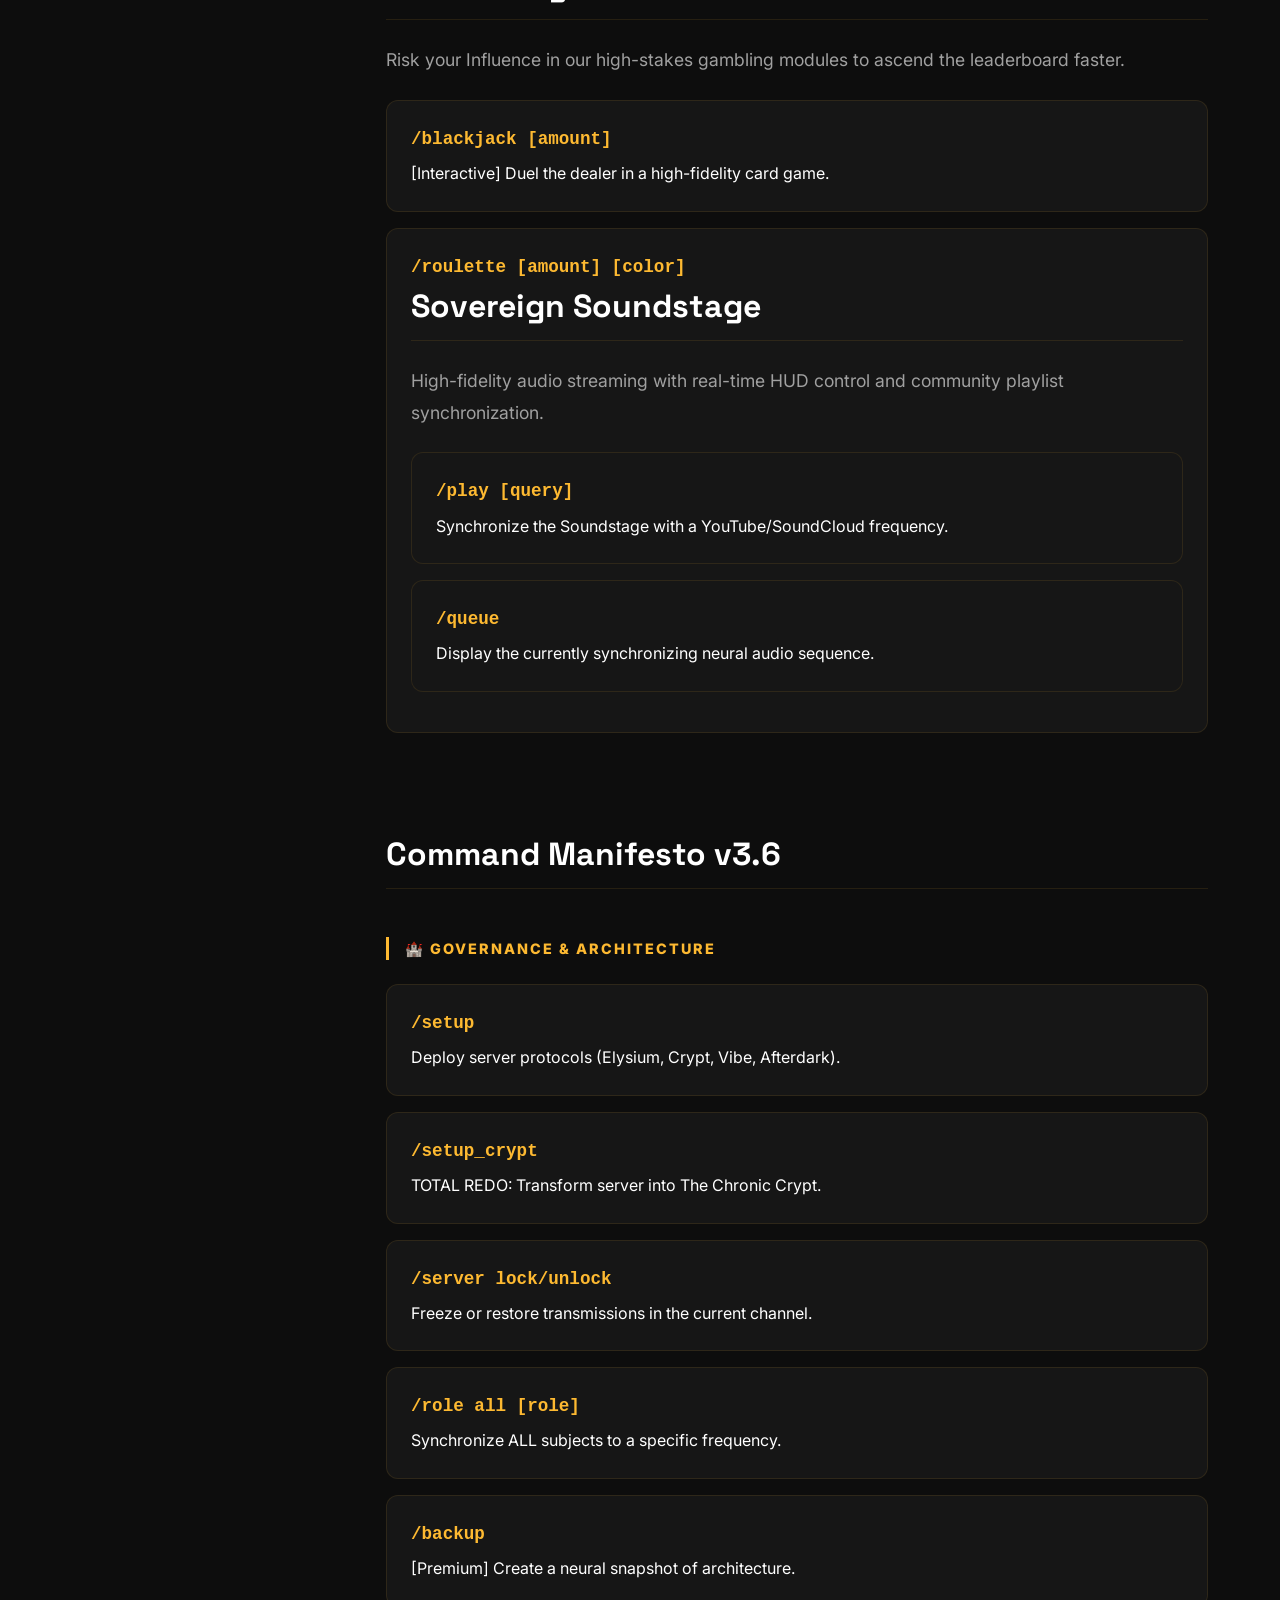
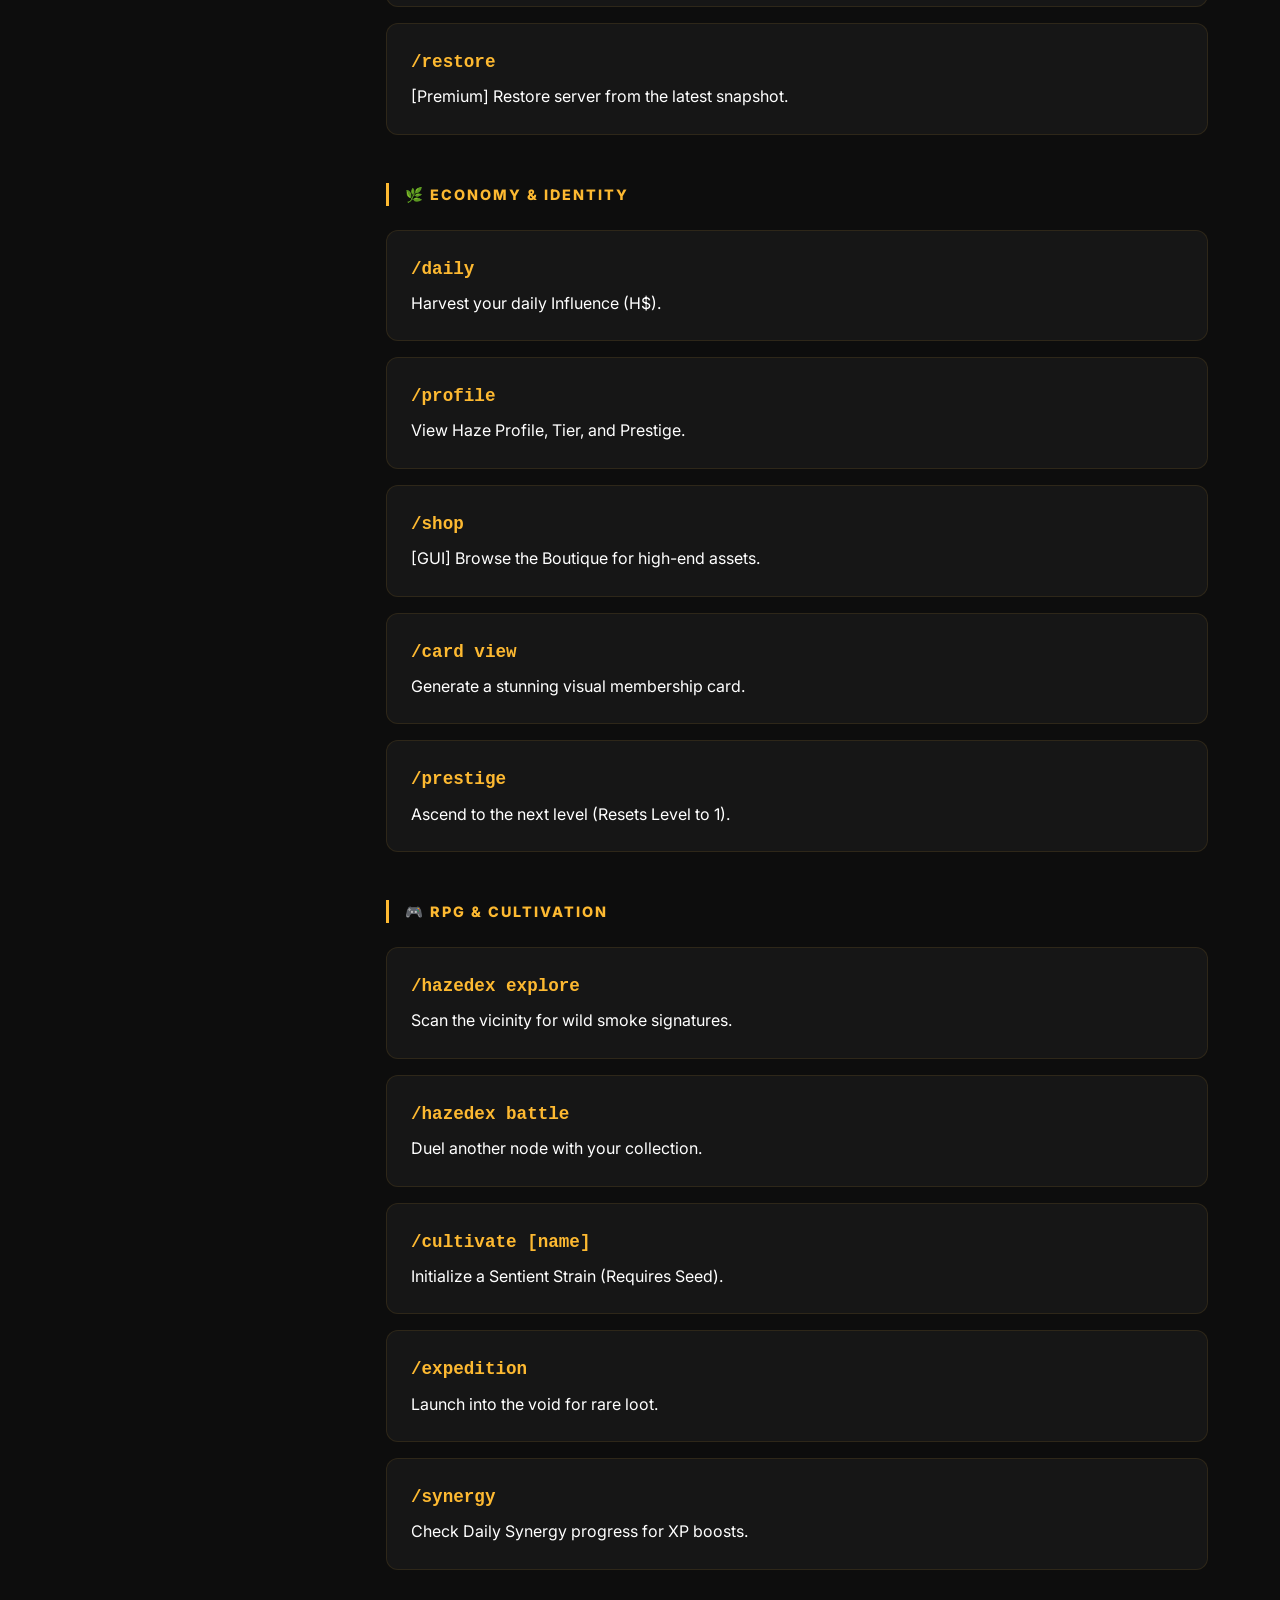
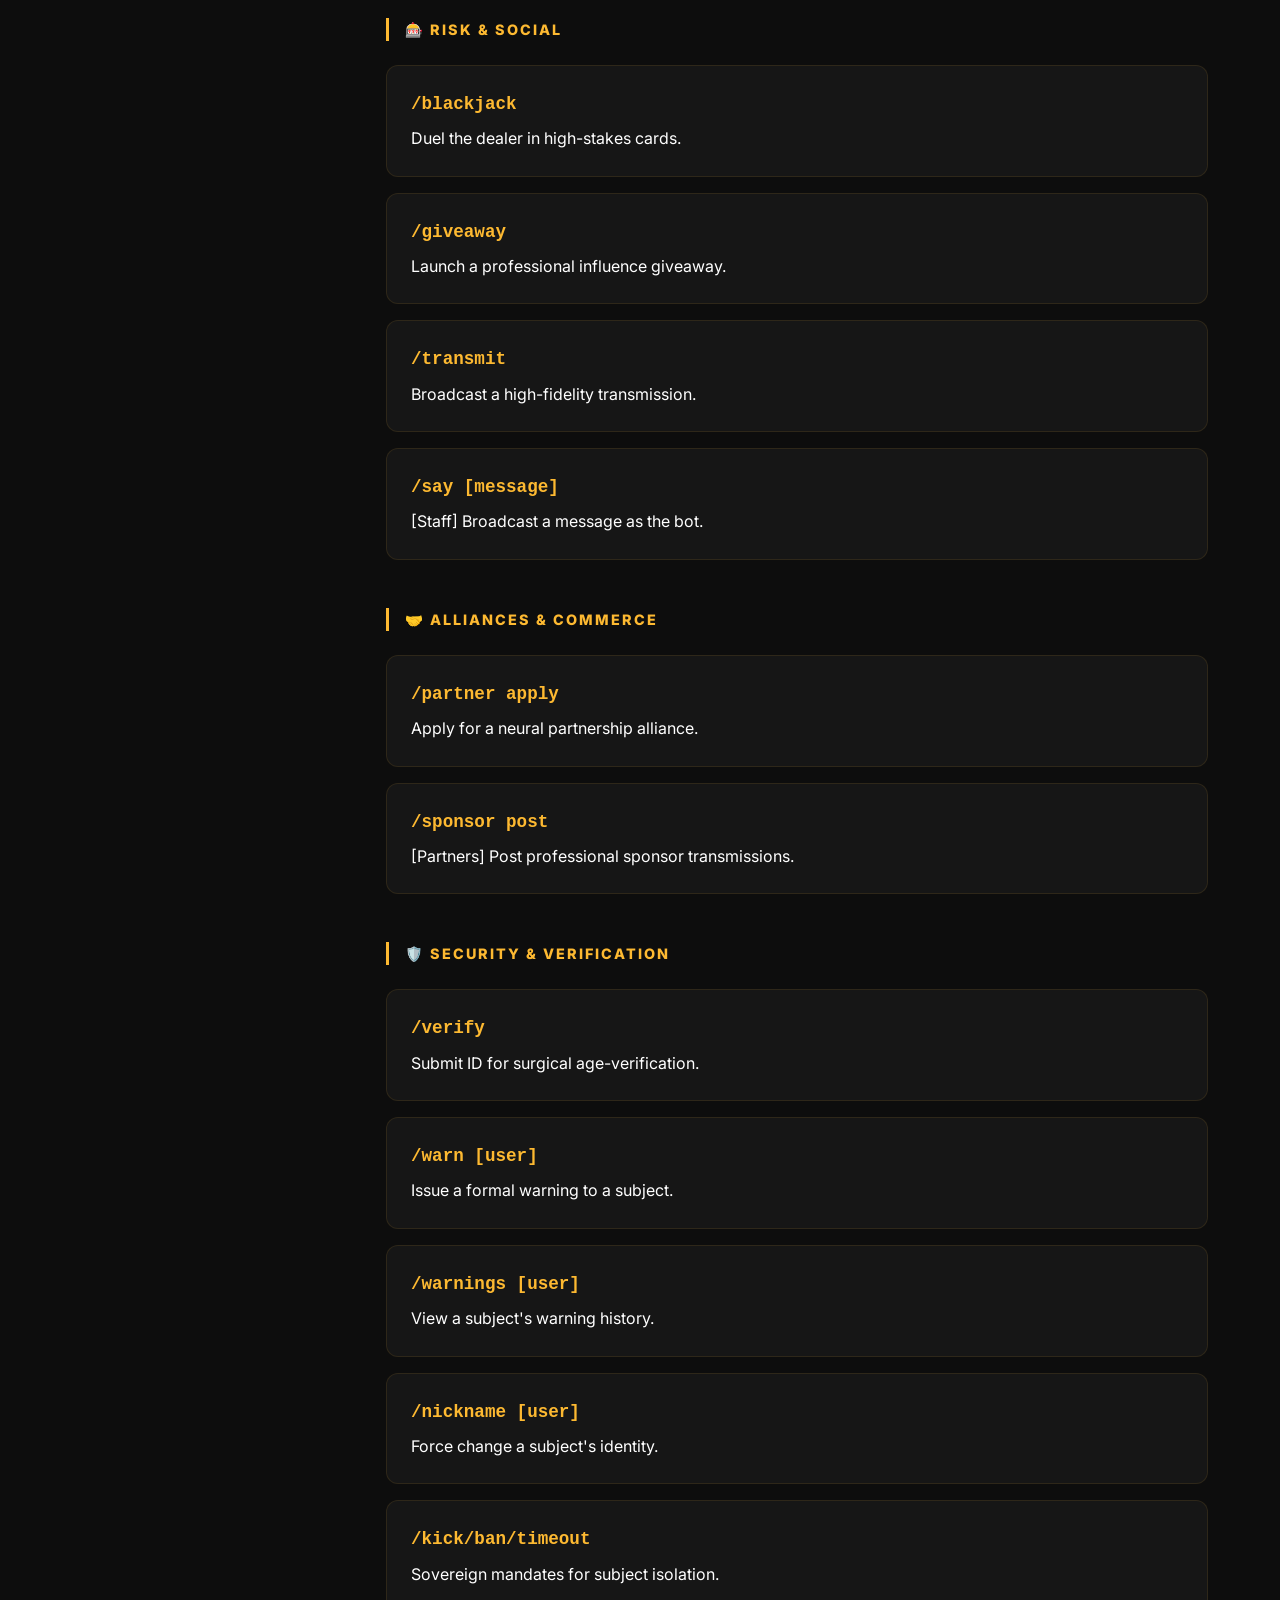
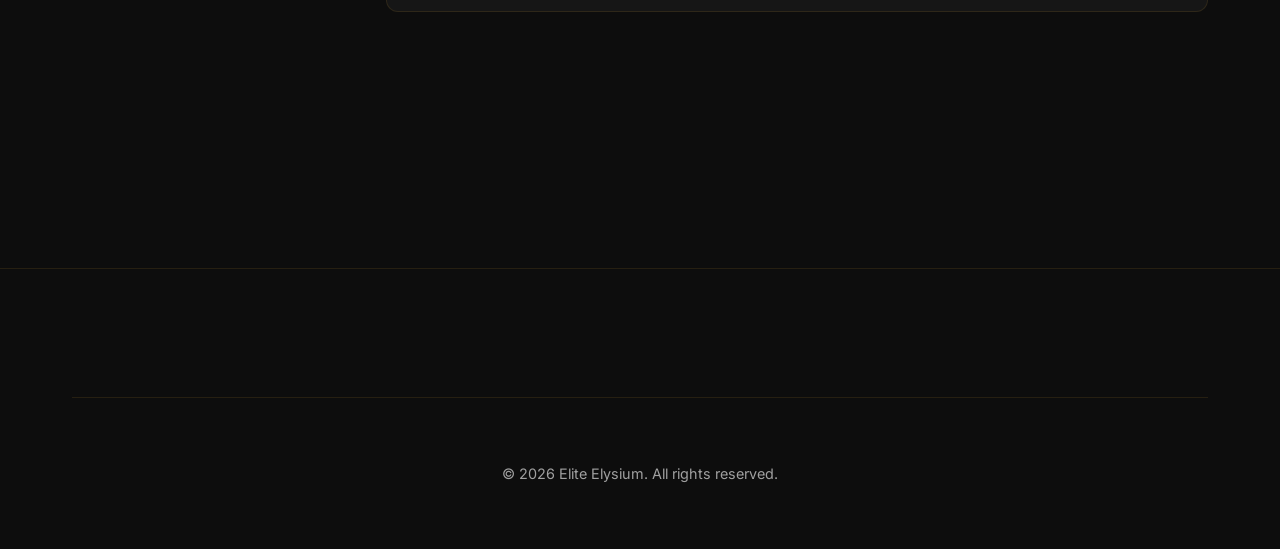
<file: help.html>
<!DOCTYPE html>
<html lang="en">
<head>
    <meta charset="UTF-8">
    <meta name="viewport" content="width=device-width, initial-scale=1.0">
    <title>Haze Bot Documentation | Elite Elysium</title>
    <link rel="stylesheet" href="styles.css">
    <link rel="preconnect" href="https://fonts.googleapis.com">
    <link rel="preconnect" href="https://fonts.gstatic.com" crossorigin>
    <link href="https://fonts.googleapis.com/css2?family=Inter:wght@400;500;600;700&family=Space+Grotesk:wght@700&display=swap" rel="stylesheet">
    <style>
        .docs-container { display: grid; grid-template-columns: 250px 1fr; gap: 4rem; padding-top: 12rem; padding-bottom: 10rem; }
        .docs-sidebar { position: sticky; top: 12rem; height: max-content; }
        .docs-sidebar h4 { font-family: var(--font-heading); font-size: 0.8rem; letter-spacing: 2px; color: var(--primary-gold); margin-bottom: 1.5rem; text-transform: uppercase; }
        .docs-sidebar ul { list-style: none; }
        .docs-sidebar li { margin-bottom: 1rem; }
        .docs-sidebar a { color: var(--text-muted); text-decoration: none; font-size: 0.95rem; transition: var(--transition); }
        .docs-sidebar a:hover, .docs-sidebar a.active { color: var(--text-white); }
        
        .docs-content section { margin-bottom: 6rem; scroll-margin-top: 12rem; }
        .docs-content h1 { font-size: 3.5rem; margin-bottom: 1.5rem; letter-spacing: -2px; }
        .docs-content h2 { font-size: 2rem; margin-bottom: 1.5rem; border-bottom: 1px solid var(--border); padding-bottom: 0.5rem; }
        .docs-content p { font-size: 1.1rem; color: var(--text-muted); margin-bottom: 1.5rem; line-height: 1.8; }
        
        .command-ref { background: var(--bg-card); border: 1px solid var(--border); border-radius: 12px; padding: 1.5rem; margin-bottom: 1rem; }
        .command-ref code { color: var(--primary-gold); font-weight: 700; font-size: 1.1rem; }
        .command-ref .desc { color: var(--text-white); margin-top: 0.5rem; display: block; }
        .command-group-title { color: var(--primary-gold); font-weight: 800; font-size: 0.9rem; letter-spacing: 2px; text-transform: uppercase; margin: 3rem 0 1.5rem; border-left: 3px solid var(--primary-gold); padding-left: 1rem; }
        
        @media (max-width: 992px) {
            .docs-container { grid-template-columns: 1fr; }
            .docs-sidebar { display: none; }
        }
    </style>
</head>
<body>
    <nav>
        <div class="container">
            <div class="logo">
                <a href="index.html" style="text-decoration: none; color: inherit; display: flex; align-items: center; gap: 0.75rem;">
                    <img src="elysium_logo.svg" alt="Haze Bot Logo">
                    <span>HAZE BOT</span>
                </a>
            </div>
            <ul class="nav-links">
                <li><a href="index.html#features">Features</a></li>
                <li><a href="index.html#support">Support Portal</a></li>
                <li><a href="https://discord.com/oauth2/authorize?client_id=1511231330682409110&permissions=8&integration_type=0&scope=bot" class="nav-btn">Add Bot</a></li>
            </ul>
        </div>
    </nav>

    <main class="container docs-container">
        <aside class="docs-sidebar">
            <h4>Documentation</h4>
            <ul>
                <li><a href="#getting-started" class="active">Getting Started</a></li>
                <li><a href="#economy">The Exchange (Economy)</a></li>
                <li><a href="#gaming">Gaming Sector (Gamble)</a></li>
                <li><a href="#music">Soundstage (Audio)</a></li>
                <li><a href="#commands">Full Manifesto</a></li>
            </ul>
        </aside>

        <article class="docs-content">
            <section id="getting-started">
                <h1>Getting Started</h1>
                <p>Welcome to the Elite Elysium protocol. Haze Bot is designed to be the ultimate companion for your Discord community, blending advanced AI with a deeply engaging social economy.</p>
                <h2>1-Click Infrastructure</h2>
                <p>To initialize the bot in your server, use one of our specialized transformation commands. This will autonomously build your community's architecture.</p>
                <div class="command-ref">
                    <code>/setup [template] [mode]</code>
                    <span class="desc">Deploy a professional architecture. Templates: **Elite Elysium**, **The Chronic Crypt**, **The Vibe Lounge**, **Afterdark 18+**.</span>
                </div>
                <div class="command-ref">
                    <code>/setup_crypt</code>
                    <span class="desc">Shortcut for a total redo of your server into The Chronic Crypt template.</span>
                </div>
            </section>

            <section id="economy">
                <h2>The Exchange & Boutique</h2>
                <p>The core of our digital civilization. Users harvest Influence (H$), manage their stash, and purchase high-fidelity assets.</p>
                <div class="command-ref">
                    <code>/daily</code>
                    <span class="desc">Harvest your daily Influence stash. Premium nodes receive 2x rewards.</span>
                </div>
                <div class="command-ref">
                    <code>/shop</code>
                    <span class="desc">[GUI] Browse the Boutique for glassware, sentient seeds, and elite status badges.</span>
                </div>
                <div class="command-ref">
                    <code>/inventory</code>
                    <span class="desc">Inspect your current digital stash and secured assets.</span>
                </div>
            </section>

            <section id="gaming">
                <h2>The Gaming Sector</h2>
                <p>Risk your Influence in our high-stakes gambling modules to ascend the leaderboard faster.</p>
                <div class="command-ref">
                    <code>/blackjack [amount]</code>
                    <span class="desc">[Interactive] Duel the dealer in a high-fidelity card game.</span>
                </div>
                <div class="command-ref">
                    <code>/roulette [amount] [color]</code>
                    <span class="desc)Bet on Red, Black, or the legendary Green (14x payout).</span>
                </div>
            </section>

            <section id="music">
                <h2>Sovereign Soundstage</h2>
                <p>High-fidelity audio streaming with real-time HUD control and community playlist synchronization.</p>
                <div class="command-ref">
                    <code>/play [query]</code>
                    <span class="desc">Synchronize the Soundstage with a YouTube/SoundCloud frequency.</span>
                </div>
                <div class="command-ref">
                    <code>/queue</code>
                    <span class="desc">Display the currently synchronizing neural audio sequence.</span>
                </div>
            </section>

            <section id="commands">
                <h2>Command Manifesto v3.6</h2>
                
                <div class="command-group-title">🏰 Governance & Architecture</div>
                <div class="command-ref"><code>/setup</code><span class="desc">Deploy server protocols (Elysium, Crypt, Vibe, Afterdark).</span></div>
                <div class="command-ref"><code>/setup_crypt</code><span class="desc">TOTAL REDO: Transform server into The Chronic Crypt.</span></div>
                <div class="command-ref"><code>/server lock/unlock</code><span class="desc">Freeze or restore transmissions in the current channel.</span></div>
                <div class="command-ref"><code>/role all [role]</code><span class="desc">Synchronize ALL subjects to a specific frequency.</span></div>
                <div class="command-ref"><code>/backup</code><span class="desc">[Premium] Create a neural snapshot of architecture.</span></div>
                <div class="command-ref"><code>/restore</code><span class="desc">[Premium] Restore server from the latest snapshot.</span></div>

                <div class="command-group-title">🌿 Economy & Identity</div>
                <div class="command-ref"><code>/daily</code><span class="desc">Harvest your daily Influence (H$).</span></div>
                <div class="command-ref"><code>/profile</code><span class="desc">View Haze Profile, Tier, and Prestige.</span></div>
                <div class="command-ref"><code>/shop</code><span class="desc">[GUI] Browse the Boutique for high-end assets.</span></div>
                <div class="command-ref"><code>/card view</code><span class="desc">Generate a stunning visual membership card.</span></div>
                <div class="command-ref"><code>/prestige</code><span class="desc">Ascend to the next level (Resets Level to 1).</span></div>

                <div class="command-group-title">🎮 RPG & Cultivation</div>
                <div class="command-ref"><code>/hazedex explore</code><span class="desc">Scan the vicinity for wild smoke signatures.</span></div>
                <div class="command-ref"><code>/hazedex battle</code><span class="desc">Duel another node with your collection.</span></div>
                <div class="command-ref"><code>/cultivate [name]</code><span class="desc">Initialize a Sentient Strain (Requires Seed).</span></div>
                <div class="command-ref"><code>/expedition</code><span class="desc">Launch into the void for rare loot.</span></div>
                <div class="command-ref"><code>/synergy</code><span class="desc">Check Daily Synergy progress for XP boosts.</span></div>

                <div class="command-group-title">🎰 Risk & Social</div>
                <div class="command-ref"><code>/blackjack</code><span class="desc">Duel the dealer in high-stakes cards.</span></div>
                <div class="command-ref"><code>/giveaway</code><span class="desc">Launch a professional influence giveaway.</span></div>
                <div class="command-ref"><code>/transmit</code><span class="desc">Broadcast a high-fidelity transmission.</span></div>
                <div class="command-ref"><code>/say [message]</code><span class="desc">[Staff] Broadcast a message as the bot.</span></div>

                <div class="command-group-title">🤝 Alliances & Commerce</div>
                <div class="command-ref"><code>/partner apply</code><span class="desc">Apply for a neural partnership alliance.</span></div>
                <div class="command-ref"><code>/sponsor post</code><span class="desc">[Partners] Post professional sponsor transmissions.</span></div>

                <div class="command-group-title">🛡️ Security & Verification</div>
                <div class="command-ref"><code>/verify</code><span class="desc">Submit ID for surgical age-verification.</span></div>
                <div class="command-ref"><code>/warn [user]</code><span class="desc">Issue a formal warning to a subject.</span></div>
                <div class="command-ref"><code>/warnings [user]</code><span class="desc">View a subject's warning history.</span></div>
                <div class="command-ref"><code>/nickname [user]</code><span class="desc">Force change a subject's identity.</span></div>
                <div class="command-ref"><code>/kick/ban/timeout</code><span class="desc">Sovereign mandates for subject isolation.</span></div>
            </section>
        </article>
    </main>

    <footer>
        <div class="container">
            <div class="footer-bottom">
                <p>&copy; 2026 Elite Elysium. All rights reserved.</p>
            </div>
        </div>
    </footer>

    <script src="script.js"></script>
</body>
</html>
</file>
<file: styles.css>
:root {
    --bg-dark: #0d0d0d;
    --bg-card: #161616;
    --primary-gold: #FDB931;
    --secondary-gold: #996515;
    --text-white: #ffffff;
    --text-muted: #a0a0a0;
    --border: rgba(253, 185, 49, 0.1);
    --gold-gradient: linear-gradient(135deg, #FFD700 0%, #FDB931 50%, #996515 100%);
    --font-heading: 'Space Grotesk', sans-serif;
    --font-body: 'Inter', sans-serif;
    --transition: all 0.3s cubic-bezier(0.4, 0, 0.2, 1);
}

* {
    margin: 0;
    padding: 0;
    box-sizing: border-box;
}

html {
    scroll-behavior: smooth;
}

body {
    background-color: var(--bg-dark);
    color: var(--text-white);
    font-family: var(--font-body);
    line-height: 1.6;
    overflow-x: hidden;
}

.container {
    max-width: 1200px;
    margin: 0 auto;
    padding: 0 2rem;
}

/* Typography */
h1, h2, h3 {
    font-family: var(--font-heading);
}

span.badge {
    background: rgba(253, 185, 49, 0.1);
    color: var(--primary-gold);
    padding: 0.5rem 1rem;
    border-radius: 50px;
    font-size: 0.75rem;
    font-weight: 700;
    letter-spacing: 1px;
    border: 1px solid var(--border);
    display: inline-block;
    margin-bottom: 1.5rem;
}

/* Navigation */
nav {
    padding: 1.5rem 0;
    position: fixed;
    top: 0;
    width: 100%;
    z-index: 1000;
    background: rgba(13, 13, 13, 0.8);
    backdrop-filter: blur(10px);
    border-bottom: 1px solid var(--border);
    transition: var(--transition);
}

.nav-content {
    display: flex;
    justify-content: space-between;
    align-items: center;
}

.logo {
    display: flex;
    align-items: center;
    gap: 0.75rem;
    font-family: var(--font-heading);
    font-weight: 700;
    font-size: 1.1rem;
    letter-spacing: 1px;
}

.logo img {
    height: 32px;
}

.nav-right {
    display: flex;
    align-items: center;
    gap: 2.5rem;
}

.nav-links {
    display: flex;
    list-style: none;
    gap: 2.5rem;
    align-items: center;
}

.nav-links a {
    color: var(--text-white);
    text-decoration: none;
    font-size: 0.9rem;
    font-weight: 500;
    transition: var(--transition);
    opacity: 0.7;
}

.nav-links a:hover {
    opacity: 1;
    color: var(--primary-gold);
}

.nav-btn {
    background: rgba(255, 255, 255, 0.05);
    padding: 0.6rem 1.2rem;
    border-radius: 8px;
    border: 1px solid var(--border);
}

/* Hamburger */
.hamburger {
    display: none;
    flex-direction: column;
    gap: 6px;
    cursor: pointer;
}

.hamburger span {
    width: 25px;
    height: 2px;
    background: #fff;
    transition: 0.3s;
}

/* Mobile Nav Dropdown */
.mobile-nav {
    display: none;
    position: absolute;
    top: 100%;
    left: 0;
    width: 100%;
    background: #111;
    border-bottom: 1px solid var(--border);
    padding: 2rem;
    flex-direction: column;
    gap: 1.5rem;
}

.mobile-nav a {
    color: #fff;
    text-decoration: none;
    font-size: 1.1rem;
    font-weight: 500;
}

/* Hero Section */
.hero {
    padding: 12rem 0 8rem;
}

.hero-container {
    display: grid;
    grid-template-columns: 1.2fr 0.8fr;
    align-items: center;
    gap: 4rem;
}

.hero h1 {
    font-size: clamp(3rem, 7vw, 4rem);
    line-height: 1.1;
    margin-bottom: 1.5rem;
    letter-spacing: -2px;
}

.hero h1 span {
    background: var(--gold-gradient);
    -webkit-background-clip: text;
    -webkit-text-fill-color: transparent;
}

.hero p {
    font-size: 1.2rem;
    color: var(--text-muted);
    margin-bottom: 2.5rem;
    max-width: 600px;
}

.hero-btns {
    display: flex;
    gap: 1.5rem;
}

.btn {
    padding: 1rem 2rem;
    border-radius: 12px;
    text-decoration: none;
    font-weight: 700;
    font-size: 1rem;
    transition: var(--transition);
    display: inline-block;
    text-align: center;
}

.btn-primary {
    background: var(--gold-gradient);
    color: #000;
}

.btn-primary:hover {
    transform: translateY(-3px);
    box-shadow: 0 10px 30px rgba(253, 185, 49, 0.3);
}

.btn-secondary {
    background: rgba(255, 255, 255, 0.05);
    color: var(--text-white);
    border: 1px solid var(--border);
}

.btn-secondary:hover {
    background: rgba(255, 255, 255, 0.1);
    transform: translateY(-3px);
}

.hero-image img {
    width: 100%;
    filter: drop-shadow(0 0 50px rgba(253, 185, 49, 0.1));
}

.floating {
    animation: float 6s ease-in-out infinite;
}

@keyframes float {
    0%, 100% { transform: translateY(0); }
    50% { transform: translateY(-20px); }
}

/* Trust Banner */
.trust-banner {
    padding: 4rem 0;
    text-align: center;
}

.trust-banner p {
    font-size: 0.7rem;
    letter-spacing: 3px;
    font-weight: 700;
    color: var(--text-muted);
    margin-bottom: 2rem;
}

.logo-cloud {
    display: flex;
    justify-content: center;
    gap: 4rem;
    flex-wrap: wrap;
    opacity: 0.4;
}

.cloud-item {
    font-family: var(--font-heading);
    font-size: 1.2rem;
    font-weight: 700;
    letter-spacing: 2px;
}

.cloud-item span { color: var(--primary-gold); }

/* Stats Section */
.stats {
    padding: 6rem 0;
    background: var(--bg-card);
    border-top: 1px solid var(--border);
    border-bottom: 1px solid var(--border);
}

.stats-container {
    display: flex;
    justify-content: space-around;
    text-align: center;
}

.stat-item h3 {
    font-size: 3rem;
    color: var(--primary-gold);
    margin-bottom: 0.25rem;
}

.stat-item p {
    color: var(--text-muted);
    text-transform: uppercase;
    font-size: 0.8rem;
    letter-spacing: 2px;
    font-weight: 600;
}

/* Features Section */
.features {
    padding: 10rem 0;
}

.section-header {
    text-align: center;
    max-width: 700px;
    margin: 0 auto 5rem;
}

.section-header h2 {
    font-size: 3.5rem;
    margin-bottom: 1.5rem;
    letter-spacing: -1.5px;
}

.section-header p {
    color: var(--text-muted);
    font-size: 1.15rem;
}

.feature-grid {
    display: grid;
    grid-template-columns: repeat(auto-fit, minmax(350px, 1fr));
    gap: 1.5rem;
}

.feature-card {
    background: var(--bg-card);
    padding: 3.5rem;
    border-radius: 24px;
    border: 1px solid var(--border);
    transition: var(--transition);
}

.feature-card:hover {
    border-color: rgba(253, 185, 49, 0.4);
    transform: translateY(-8px);
}

.feature-icon {
    font-size: 2.5rem;
    margin-bottom: 2rem;
    display: block;
}

.feature-card h3 {
    font-size: 1.6rem;
    margin-bottom: 1rem;
}

.feature-card p {
    color: var(--text-muted);
    line-height: 1.8;
}

/* Deep Dive */
.deep-dive {
    padding: 10rem 0;
    background: radial-gradient(circle at 100% 50%, rgba(253, 185, 49, 0.05) 0%, transparent 40%);
}

.split-row {
    display: grid;
    grid-template-columns: 1fr 1fr;
    gap: 6rem;
    align-items: center;
}

.split-text h2 { font-size: 3rem; margin-bottom: 2rem; letter-spacing: -1px; }
.split-text h2 span { color: var(--primary-gold); }
.split-text p { font-size: 1.1rem; color: var(--text-muted); margin-bottom: 2rem; }

.check-list { list-style: none; }
.check-list li { margin-bottom: 1rem; font-weight: 600; font-size: 1.1rem; color: var(--primary-gold); }

.terminal-mockup {
    background: #000;
    border-radius: 12px;
    overflow: hidden;
    border: 1px solid var(--border);
    box-shadow: 0 30px 60px rgba(0,0,0,0.5);
}

.terminal-header {
    background: #1a1a1a;
    padding: 1rem 1.5rem;
    display: flex;
    align-items: center;
    gap: 0.5rem;
}

.terminal-header .title {
    margin-left: 1rem;
    font-size: 0.75rem;
    font-family: monospace;
    opacity: 0.5;
}

.terminal-body {
    padding: 2rem;
    font-family: monospace;
}

.terminal-body code {
    display: block;
    margin-bottom: 0.75rem;
    font-size: 0.9rem;
}

.terminal-body code:last-child { color: var(--primary-gold); }

/* Testimonials */
.testimonials { padding: 10rem 0; }
.testimonial-grid { display: grid; grid-template-columns: repeat(auto-fit, minmax(300px, 1fr)); gap: 2rem; }
.testimonial-card { background: var(--bg-card); padding: 3rem; border-radius: 24px; border: 1px solid var(--border); }
.testimonial-card .quote { font-size: 1.1rem; font-style: italic; margin-bottom: 2.5rem; position: relative; }
.testimonial-card .quote::before { content: '"'; font-size: 4rem; color: var(--primary-gold); opacity: 0.2; position: absolute; top: -1.5rem; left: -1rem; }

.author { display: flex; align-items: center; gap: 1rem; }
.avatar { width: 50px; height: 50px; background: var(--border); border-radius: 50%; display: flex; align-items: center; justify-content: center; font-weight: 700; color: var(--primary-gold); border: 1px solid var(--border); }
.author-info strong { display: block; font-size: 1.1rem; }
.author-info span { font-size: 0.85rem; color: var(--text-muted); }

/* District Navigation */
.district-nav-wrapper {
    position: sticky;
    top: 80px;
    background: rgba(13, 13, 13, 0.95);
    backdrop-filter: blur(10px);
    border-bottom: 1px solid var(--border);
    z-index: 900;
    padding: 1rem 0;
}

.district-nav {
    display: flex;
    justify-content: center;
    gap: 3rem;
    flex-wrap: wrap;
}

.district-nav a {
    color: var(--text-white);
    text-decoration: none;
    font-size: 0.75rem;
    font-weight: 700;
    letter-spacing: 2px;
    opacity: 0.5;
    transition: var(--transition);
}

.district-nav a:hover {
    opacity: 1;
    color: var(--primary-gold);
}

/* District Sections */
.district {
    padding: 12rem 0;
}

.section-alt {
    background: #080808;
}

.district-header {
    text-align: center;
    max-width: 800px;
    margin: 0 auto 6rem;
}

.district-header h2 {
    font-size: 3.5rem;
    margin-bottom: 1.5rem;
    letter-spacing: -2px;
}

.district-header h2 span {
    color: var(--primary-gold);
}

.district-header p {
    color: var(--text-muted);
    font-size: 1.2rem;
}

/* Soundstage Dashboard */
.soundstage-dashboard {
    background: #000;
    border: 1px solid var(--border);
    border-radius: 24px;
    padding: 3rem;
    margin-bottom: 4rem;
    box-shadow: 0 20px 50px rgba(0,0,0,0.4);
}

.dashboard-grid {
    display: grid;
    grid-template-columns: 0.8fr 1.2fr;
    gap: 3rem;
}

.music-card {
    background: #111;
    border: 1px solid var(--border);
    border-radius: 16px;
    padding: 2rem;
    display: flex;
    flex-direction: column;
}

.card-header {
    display: flex;
    align-items: center;
    gap: 0.75rem;
    margin-bottom: 2rem;
    border-bottom: 1px solid var(--border);
    padding-bottom: 1rem;
}

.card-header h4 {
    font-size: 0.75rem;
    letter-spacing: 2px;
    color: var(--text-muted);
}

.live-pulse {
    width: 8px;
    height: 8px;
    background: #ff4d4d;
    border-radius: 50%;
    box-shadow: 0 0 10px #ff4d4d;
    animation: pulse 2s infinite;
}

@keyframes pulse {
    0% { opacity: 1; transform: scale(1); }
    50% { opacity: 0.5; transform: scale(1.2); }
    100% { opacity: 1; transform: scale(1); }
}

.active-count {
    flex: 1;
    display: flex;
    flex-direction: column;
    justify-content: center;
    text-align: center;
}

.active-count h2 {
    font-size: 4rem;
    color: var(--primary-gold);
}

.playlist-list {
    list-style: none;
    display: flex;
    flex-direction: column;
    gap: 1rem;
}

.playlist-list li {
    background: rgba(255,255,255,0.03);
    border: 1px solid rgba(255,255,255,0.05);
    padding: 1rem 1.5rem;
    border-radius: 12px;
    display: flex;
    justify-content: space-between;
    align-items: center;
    transition: var(--transition);
}

.playlist-list li:hover {
    background: rgba(253, 185, 49, 0.05);
    border-color: var(--border);
}

.p-name {
    display: block;
    font-weight: 700;
    font-size: 0.9rem;
    color: var(--text-white);
}

.p-tracks {
    font-size: 0.75rem;
    color: var(--text-muted);
}

.p-bar {
    width: 40px;
    height: 4px;
    background: var(--border);
    border-radius: 10px;
    overflow: hidden;
    position: relative;
}

.p-bar::after {
    content: '';
    position: absolute;
    left: 0;
    top: 0;
    height: 100%;
    width: 60%;
    background: var(--primary-gold);
}

.loading-shimmer {
    opacity: 0.5;
    font-style: italic;
}

/* Command Grid Home */
.command-grid-home {
    display: grid;
    grid-template-columns: repeat(auto-fit, minmax(250px, 1fr));
    gap: 2rem;
    margin-bottom: 4rem;
}

.cmd-category {
    background: #111;
    border: 1px solid var(--border);
    border-radius: 20px;
    padding: 2.5rem;
    transition: var(--transition);
}

.cmd-category:hover {
    background: #161616;
    border-color: var(--primary-gold);
}

.cmd-category h4 {
    color: var(--primary-gold);
    font-size: 0.8rem;
    letter-spacing: 2px;
    margin-bottom: 2rem;
    border-bottom: 1px solid var(--border);
    padding-bottom: 1rem;
}

.cmd-category ul {
    list-style: none;
}

.cmd-category li {
    margin-bottom: 1.25rem;
    font-size: 0.95rem;
    color: var(--text-muted);
}

.cmd-category li code {
    color: var(--text-white);
    font-weight: 700;
    margin-right: 0.5rem;
}

.registry-cta {
    text-align: center;
}

/* Pricing */
.pricing { padding: 12rem 0; background: #000; border-top: 1px solid var(--border); }
.pricing-grid { display: flex; justify-content: center; gap: 2rem; max-width: 900px; margin: 0 auto; }
.pricing-card { flex: 1; background: var(--bg-card); padding: 4rem; border-radius: 32px; border: 1px solid var(--border); text-align: center; transition: var(--transition); position: relative; }
.pricing-card.featured { border-color: var(--primary-gold); background: #1a1a1a; transform: scale(1.05); }
.featured-badge { position: absolute; top: 1.5rem; left: 50%; transform: translateX(-50%); background: var(--primary-gold); color: #000; padding: 0.4rem 1rem; border-radius: 50px; font-size: 0.7rem; font-weight: 800; }

.pricing-card h3 { font-size: 1.5rem; margin-bottom: 1rem; }
.price { font-size: 3rem; font-weight: 800; margin-bottom: 2rem; }
.price span { font-size: 1.2rem; color: var(--text-muted); font-weight: 400; }

.plan-features { list-style: none; text-align: left; margin-bottom: 3rem; }
.plan-features li { margin-bottom: 1rem; color: var(--text-muted); font-size: 0.95rem; }

/* Commands Section */
.commands {
    padding: 10rem 0;
}

.command-box {
    background: var(--bg-card);
    border-radius: 32px;
    padding: 4rem;
    display: grid;
    grid-template-columns: 1fr 1fr;
    gap: 4rem;
    align-items: center;
    border: 1px solid var(--border);
}

.command-info h2 {
    font-size: 3rem;
    margin-bottom: 1.5rem;
}

.command-info p {
    color: var(--text-muted);
    margin-bottom: 2.5rem;
}

.command-example {
    background: #000;
    border-radius: 12px;
    overflow: hidden;
    border: 1px solid var(--border);
}

.command-tags {
    display: flex;
    flex-wrap: wrap;
    gap: 1rem;
    list-style: none;
}

.command-tags li {
    background: rgba(253, 185, 49, 0.05);
    border: 1px solid var(--border);
    padding: 0.75rem 1.5rem;
    border-radius: 12px;
    font-weight: 600;
    color: var(--primary-gold);
}

/* Support Portal Section */
.support-portal {
    padding: 10rem 0;
}

.support-card {
    max-width: 800px;
    margin: 0 auto;
    background: var(--bg-card);
    border: 1px solid var(--border);
    border-radius: 32px;
    padding: 4rem;
}

.support-header {
    text-align: center;
    margin-bottom: 3rem;
}

.support-header h2 {
    font-size: 2.5rem;
    margin-bottom: 1rem;
}

.support-header p {
    color: var(--text-muted);
}

.support-form .form-group {
    margin-bottom: 2rem;
}

.support-form label {
    display: block;
    font-size: 0.8rem;
    font-weight: 700;
    text-transform: uppercase;
    letter-spacing: 1px;
    margin-bottom: 0.75rem;
    color: var(--primary-gold);
}

.support-form input,
.support-form select,
.support-form textarea {
    width: 100%;
    background: #000;
    border: 1px solid var(--border);
    padding: 1rem 1.5rem;
    border-radius: 12px;
    color: #fff;
    font-family: var(--font-body);
    font-size: 1rem;
    transition: var(--transition);
}

.support-form input:focus,
.support-form select:focus,
.support-form textarea:focus {
    outline: none;
    border-color: var(--primary-gold);
    box-shadow: 0 0 15px rgba(253, 185, 49, 0.1);
}

.support-form textarea {
    resize: none;
}

.form-status {
    margin-top: 1.5rem;
    text-align: center;
    font-size: 0.9rem;
    min-height: 1.5rem;
}

.w-100 { width: 100%; }

/* CTA Section */
.cta {
    padding-bottom: 10rem;
}

.cta-card {
    background: var(--gold-gradient);
    padding: 6rem;
    border-radius: 40px;
    text-align: center;
    color: #000;
}

.cta-card h2 {
    font-size: 4rem;
    margin-bottom: 1.5rem;
    letter-spacing: -2px;
}

.cta-card p {
    font-size: 1.3rem;
    margin-bottom: 3rem;
    font-weight: 500;
    opacity: 0.8;
}

.cta-card .btn-primary {
    background: #000;
    color: #fff;
    padding: 1.25rem 3rem;
    font-size: 1.1rem;
}

/* Footer */
footer {
    padding: 8rem 0 4rem;
    border-top: 1px solid var(--border);
}

.footer-grid {
    display: grid;
    grid-template-columns: 1.5fr 1fr 1fr 1fr;
    gap: 4rem;
    margin-bottom: 6rem;
}

.footer-brand p {
    margin-top: 1.5rem;
    color: var(--text-muted);
    font-size: 1rem;
    line-height: 1.7;
}

.footer-links h4 {
    font-family: var(--font-heading);
    font-size: 0.8rem;
    letter-spacing: 2px;
    color: var(--primary-gold);
    text-transform: uppercase;
    margin-bottom: 2rem;
}

.link-group a {
    display: block;
    color: var(--text-muted);
    text-decoration: none;
    margin-bottom: 1rem;
    font-size: 1rem;
    transition: var(--transition);
}

.link-group a:hover {
    color: var(--text-white);
}

.footer-bottom {
    text-align: center;
    color: var(--text-muted);
    font-size: 0.9rem;
    border-top: 1px solid var(--border);
    padding-top: 4rem;
}

/* Animations */
.reveal {
    opacity: 0;
    transform: translateY(30px);
    transition: all 0.8s cubic-bezier(0.16, 1, 0.3, 1);
}

.reveal.active {
    opacity: 1;
    transform: translateY(0);
}

/* Responsive */
@media (max-width: 992px) {
    .hero-container { grid-template-columns: 1fr; text-align: center; }
    .hero h1 { font-size: 3.5rem; }
    .hero-btns { justify-content: center; }
    .hamburger { display: flex; }
    .nav-links { display: none; }
    
    .stats-container { flex-wrap: wrap; gap: 3rem; }
    .split-row { grid-template-columns: 1fr; gap: 4rem; }
    .pricing-grid { flex-direction: column; align-items: center; }
    .pricing-card { width: 100%; max-width: 450px; }
    
    .command-box { grid-template-columns: 1fr; text-align: center; }
    .command-tags { justify-content: center; }
    
    .footer-grid { grid-template-columns: 1fr 1fr; gap: 3rem; }
}

@media (max-width: 600px) {
    .footer-grid { grid-template-columns: 1fr; text-align: center; }
    .logo { justify-content: center; }
    .cta-card { padding: 4rem 2rem; }
    .cta-card h2 { font-size: 2.5rem; }
}
</file>
